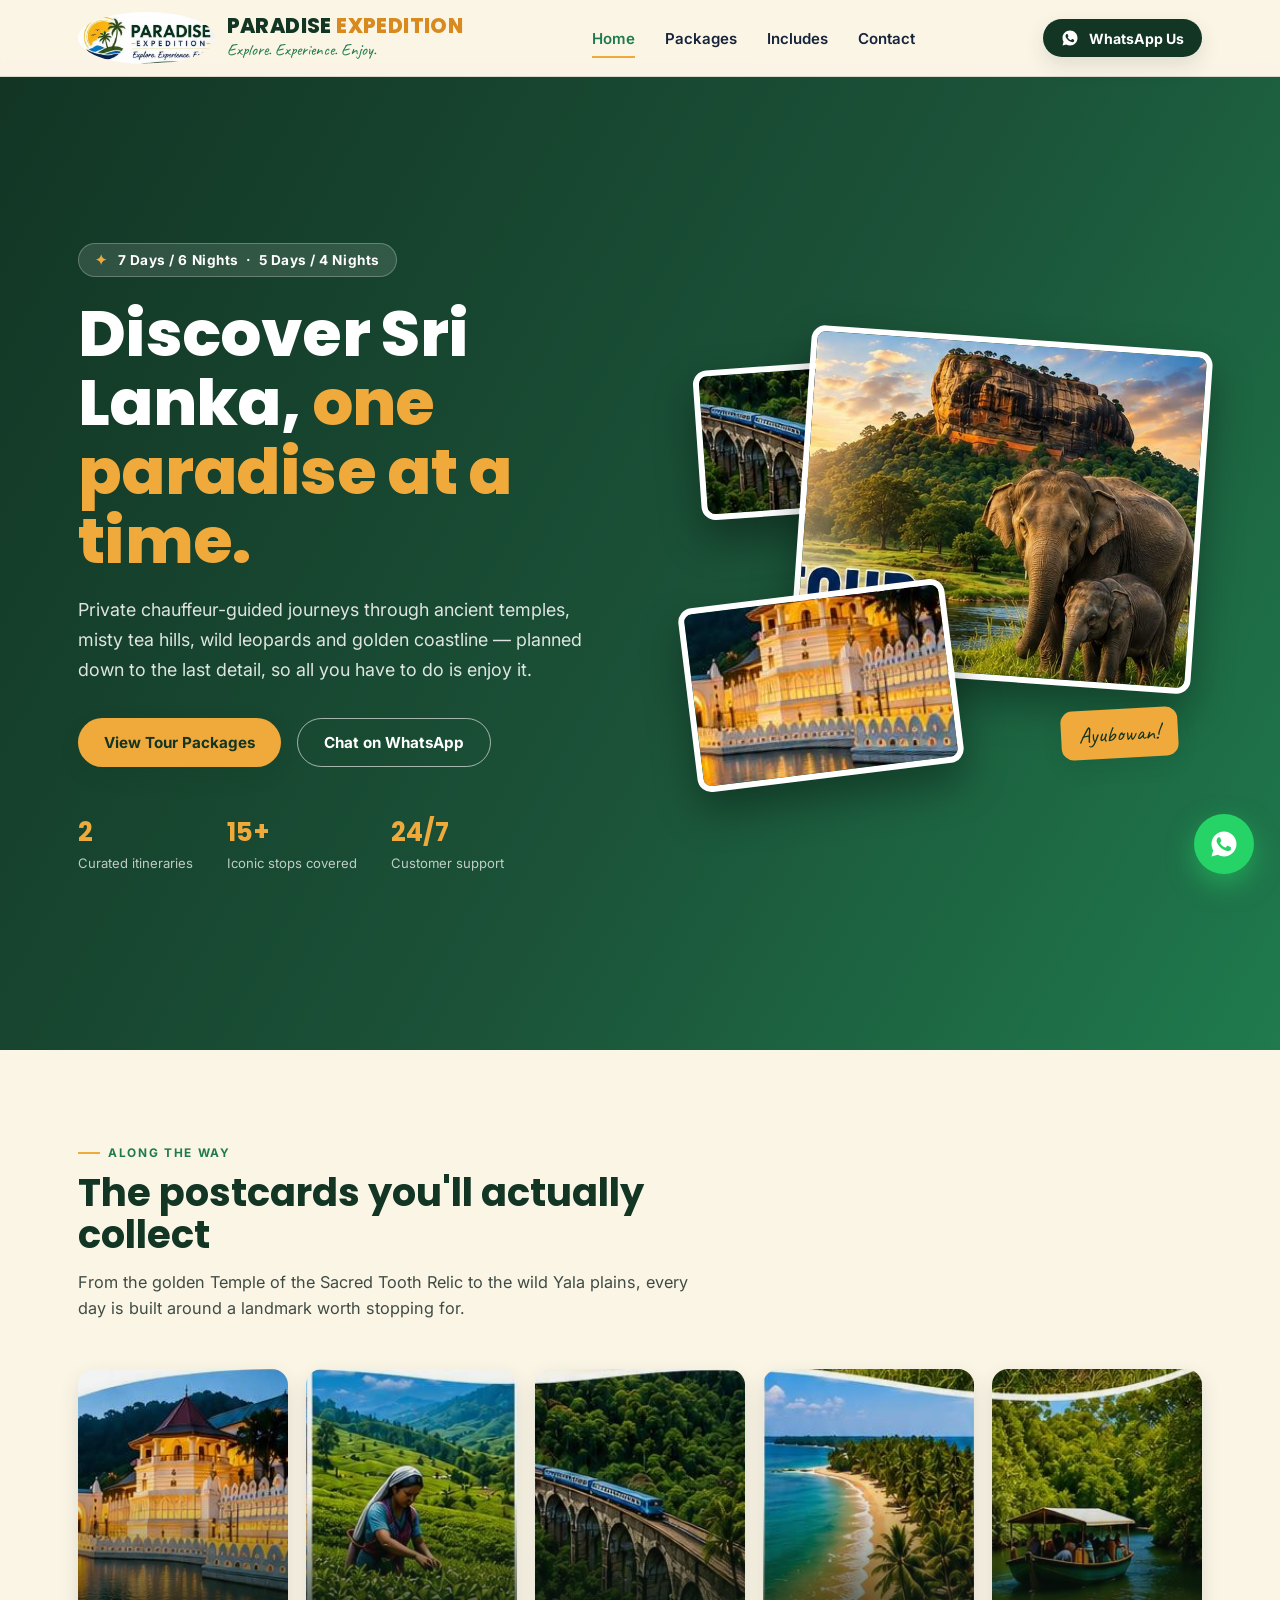
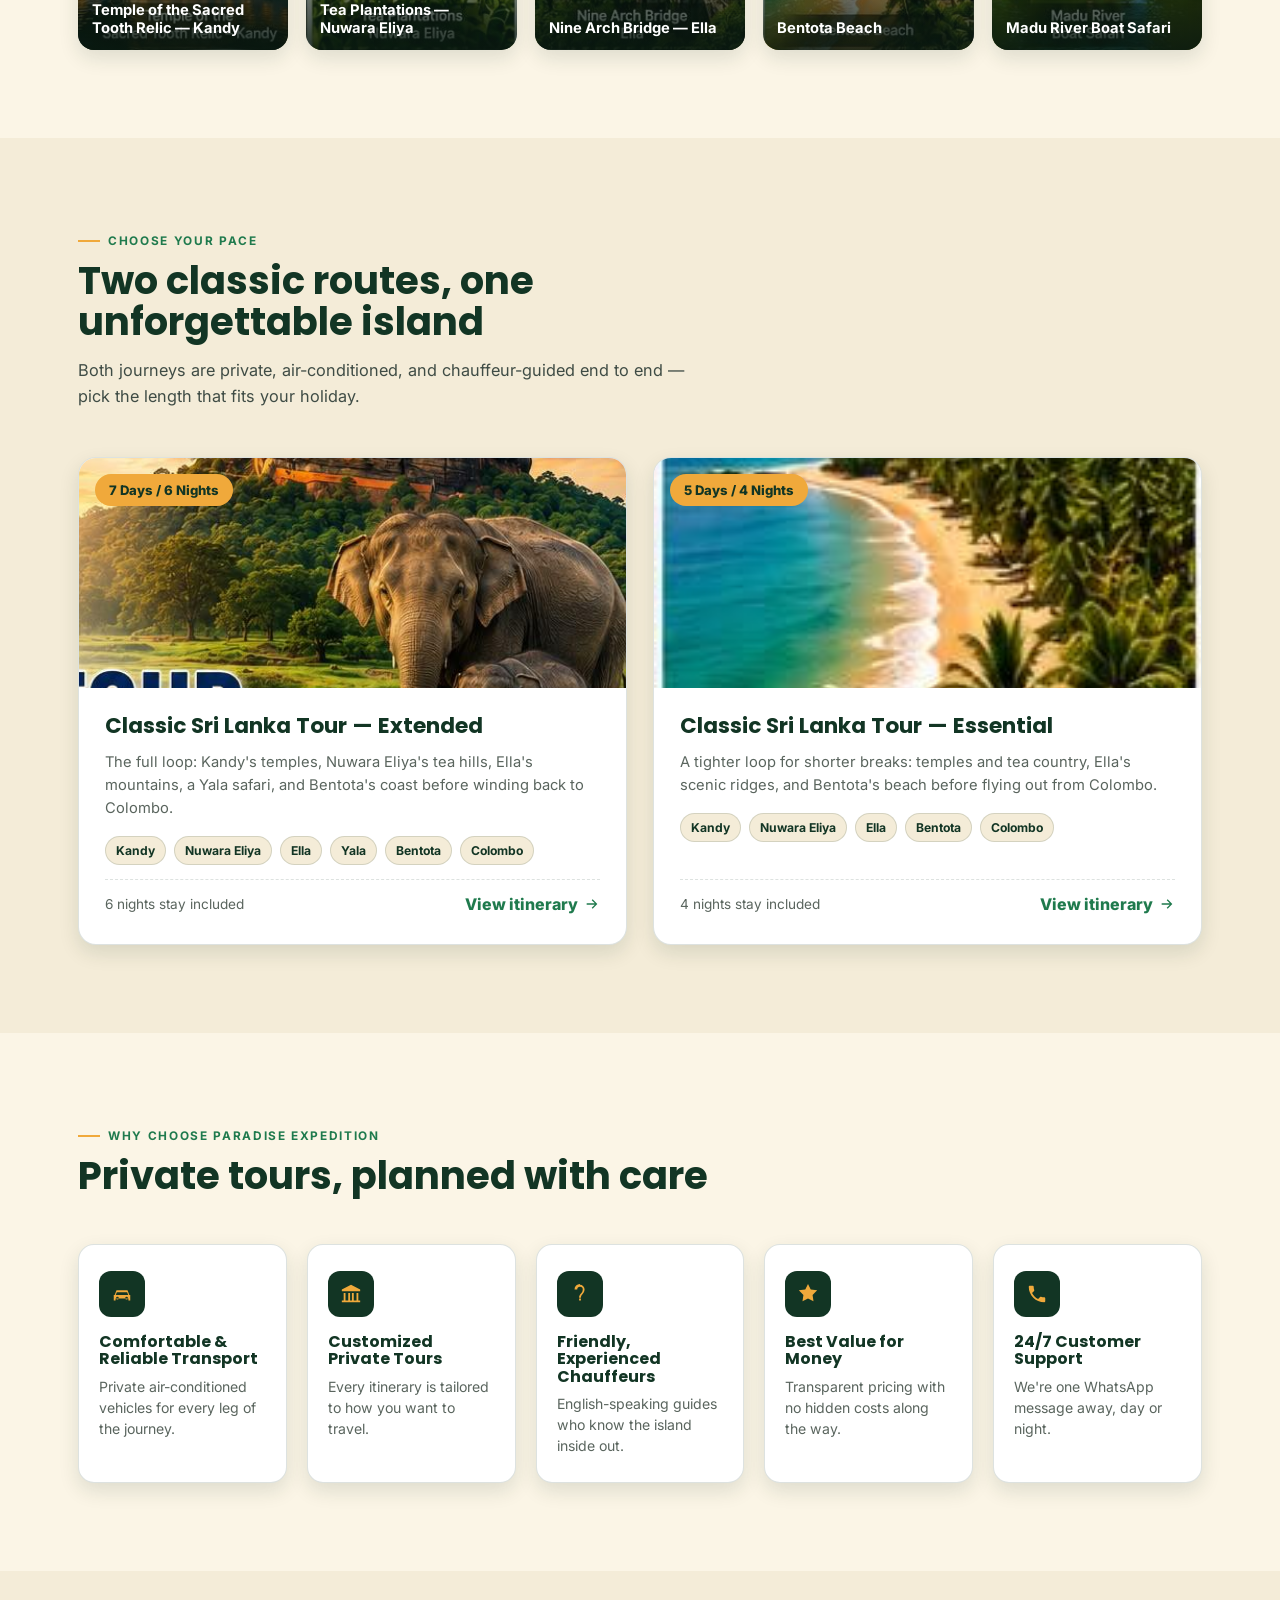
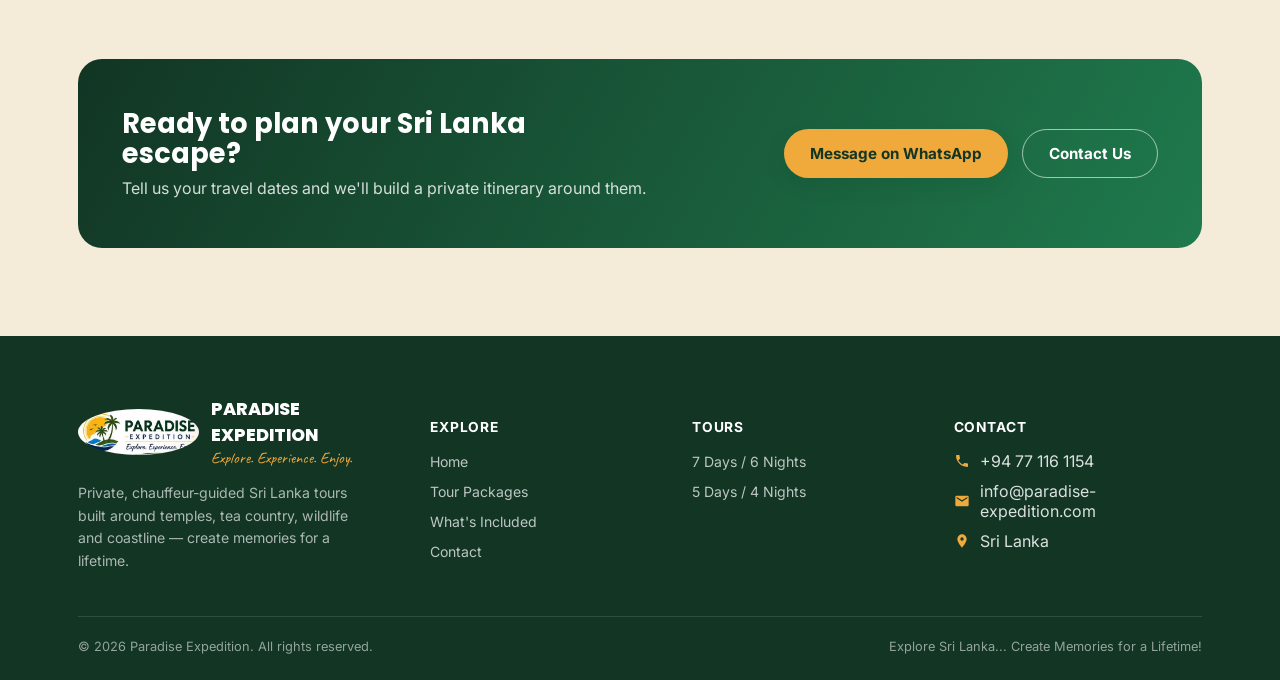
<file: index.html>
<!DOCTYPE html>
<html lang="en">
<head>
<meta charset="UTF-8">
<meta name="viewport" content="width=device-width, initial-scale=1.0">
<title>Paradise Expedition — Sri Lanka Tours</title>
<link rel="icon" href="assets/logo_raw.png">
<link rel="preconnect" href="https://fonts.googleapis.com">
<link href="https://fonts.googleapis.com/css2?family=Poppins:wght@400;600;700;800&family=Caveat:wght@600;700&family=Inter:wght@400;500;600;700&display=swap" rel="stylesheet">
<link rel="stylesheet" href="style.css">
</head>
<body>

<header class="site-header">
  <div class="header-inner">
    <a href="index.html" class="brand">
      <img src="assets/logo_raw.png" alt="Paradise Expedition logo">
      <div class="brand-text">
        <div class="name">PARADISE <span>EXPEDITION</span></div>
        <div class="tag">Explore. Experience. Enjoy.</div>
      </div>
    </a>
    <nav class="main-nav" id="mainNav">
      <ul>
        <li><a href="index.html" class="active">Home</a></li>
        <li><a href="package.html">Packages</a></li>
        <li><a href="package.html#includes">Includes</a></li>
        <li><a href="contact.html">Contact</a></li>
      </ul>
    </nav>
    <a class="header-cta" href="https://wa.me/94771161154?text=Hi%20Paradise%20Expedition%2C%20I%27d%20like%20to%20know%20more%20about%20your%20Sri%20Lanka%20tours." target="_blank" rel="noopener">
      <svg viewBox="0 0 32 32"><path d="M16.001 2.667C8.637 2.667 2.667 8.637 2.667 16c0 2.475.673 4.789 1.844 6.777L2.667 29.333l6.723-1.812A13.28 13.28 0 0 0 16.001 29.333C23.364 29.333 29.334 23.364 29.334 16S23.364 2.667 16.001 2.667zm7.617 18.86c-.324.912-1.6 1.671-2.62 1.891-.697.148-1.607.267-4.67-1.003-3.917-1.622-6.437-5.598-6.634-5.858-.19-.26-1.596-2.125-1.596-4.055 0-1.93.984-2.876 1.334-3.27.324-.365.706-.457.943-.457.237 0 .474.002.681.013.219.011.512-.083.8.611.324.78 1.1 2.703 1.196 2.9.096.198.16.427.032.687-.128.26-.192.42-.383.647-.192.226-.402.505-.575.678-.192.191-.392.398-.169.783.223.385.99 1.634 2.126 2.647 1.461 1.303 2.693 1.706 3.078 1.898.385.191.61.16.834-.096.223-.257.958-1.117 1.213-1.5.256-.385.512-.32.864-.192.353.128 2.242 1.058 2.627 1.25.385.192.64.288.734.45.096.16.096.928-.228 1.84z"/></svg>
      <span>WhatsApp Us</span>
    </a>
    <button class="nav-toggle" id="navToggle" aria-label="Toggle menu" aria-expanded="false">
      <span></span><span></span><span></span>
    </button>
  </div>
</header>

<!-- ===================== HERO ===================== -->
<section class="hero">
  <div class="wrap">
    <div class="hero-copy">
      <div class="hero-days">7 Days / 6 Nights &nbsp;·&nbsp; 5 Days / 4 Nights</div>
      <h1>Discover Sri Lanka, <em>one paradise at a time.</em></h1>
      <p class="lead">Private chauffeur-guided journeys through ancient temples, misty tea hills, wild leopards and golden coastline — planned down to the last detail, so all you have to do is enjoy it.</p>
      <div class="hero-actions">
        <a href="package.html" class="btn btn-primary">View Tour Packages</a>
        <a href="https://wa.me/94771161154" target="_blank" rel="noopener" class="btn btn-outline">Chat on WhatsApp</a>
      </div>
      <div class="hero-stats">
        <div><strong>2</strong><span>Curated itineraries</span></div>
        <div><strong>15+</strong><span>Iconic stops covered</span></div>
        <div><strong>24/7</strong><span>Customer support</span></div>
      </div>
    </div>
    <div class="postcards">
      <img class="pc1" src="assets/hero_wide.png" alt="Sigiriya Rock Fortress and elephants">
      <img class="pc2" src="assets/temple.png" alt="Temple of the Sacred Tooth Relic, Kandy">
      <img class="pc3" src="assets/bridge.png" alt="Nine Arch Bridge, Ella">
      <div class="pc-tag">Ayubowan!</div>
    </div>
  </div>
</section>

<!-- ===================== HIGHLIGHTS ===================== -->
<section>
  <div class="wrap">
    <div class="section-head">
      <span class="eyebrow">Along the way</span>
      <h2>The postcards you'll actually collect</h2>
      <p>From the golden Temple of the Sacred Tooth Relic to the wild Yala plains, every day is built around a landmark worth stopping for.</p>
    </div>
    <div class="highlight-grid">
      <div class="highlight-card"><img src="assets/temple.png" alt="Temple of the Sacred Tooth Relic, Kandy"><span>Temple of the Sacred Tooth Relic — Kandy</span></div>
      <div class="highlight-card"><img src="assets/tea.png" alt="Tea Plantations, Nuwara Eliya"><span>Tea Plantations — Nuwara Eliya</span></div>
      <div class="highlight-card"><img src="assets/bridge.png" alt="Nine Arch Bridge, Ella"><span>Nine Arch Bridge — Ella</span></div>
      <div class="highlight-card"><img src="assets/beach.png" alt="Bentota Beach"><span>Bentota Beach</span></div>
      <div class="highlight-card"><img src="assets/river.png" alt="Madu River Boat Safari"><span>Madu River Boat Safari</span></div>
    </div>
  </div>
</section>

<!-- ===================== PACKAGES PREVIEW ===================== -->
<section class="section-alt">
  <div class="wrap">
    <div class="section-head">
      <span class="eyebrow">Choose your pace</span>
      <h2>Two classic routes, one unforgettable island</h2>
      <p>Both journeys are private, air-conditioned, and chauffeur-guided end to end — pick the length that fits your holiday.</p>
    </div>
    <div class="pkg-grid">
      <div class="pkg-card">
        <div class="pkg-media">
          <img src="assets/hero_wide.png" alt="Sigiriya Rock Fortress">
          <span class="pkg-badge">7 Days / 6 Nights</span>
        </div>
        <div class="pkg-body">
          <h3>Classic Sri Lanka Tour — Extended</h3>
          <p>The full loop: Kandy's temples, Nuwara Eliya's tea hills, Ella's mountains, a Yala safari, and Bentota's coast before winding back to Colombo.</p>
          <div class="pkg-route">
            <span>Kandy</span><span>Nuwara Eliya</span><span>Ella</span><span>Yala</span><span>Bentota</span><span>Colombo</span>
          </div>
          <div class="pkg-foot">
            <span style="font-size:.85rem;color:#5a655e;">6 nights stay included</span>
            <a href="package.html#tour-7d">View itinerary
              <svg viewBox="0 0 24 24"><path fill="currentColor" d="M13 5l7 7-7 7-1.41-1.41L16.17 13H4v-2h12.17l-4.58-4.59z"/></svg>
            </a>
          </div>
        </div>
      </div>
      <div class="pkg-card">
        <div class="pkg-media">
          <img src="assets/beach.png" alt="Bentota Beach">
          <span class="pkg-badge">5 Days / 4 Nights</span>
        </div>
        <div class="pkg-body">
          <h3>Classic Sri Lanka Tour — Essential</h3>
          <p>A tighter loop for shorter breaks: temples and tea country, Ella's scenic ridges, and Bentota's beach before flying out from Colombo.</p>
          <div class="pkg-route">
            <span>Kandy</span><span>Nuwara Eliya</span><span>Ella</span><span>Bentota</span><span>Colombo</span>
          </div>
          <div class="pkg-foot">
            <span style="font-size:.85rem;color:#5a655e;">4 nights stay included</span>
            <a href="package.html#tour-5d">View itinerary
              <svg viewBox="0 0 24 24"><path fill="currentColor" d="M13 5l7 7-7 7-1.41-1.41L16.17 13H4v-2h12.17l-4.58-4.59z"/></svg>
            </a>
          </div>
        </div>
      </div>
    </div>
  </div>
</section>

<!-- ===================== WHY CHOOSE US ===================== -->
<section>
  <div class="wrap">
    <div class="section-head">
      <span class="eyebrow">Why choose Paradise Expedition</span>
      <h2>Private tours, planned with care</h2>
    </div>
    <div class="why-grid">
      <div class="why-card">
        <div class="ico"><svg viewBox="0 0 24 24"><path d="M3 13h1l2-5h12l2 5h1v6h-2v-2H5v2H3zM6.4 10l-1.2 3h13.6l-1.2-3zM7 15a1.5 1.5 0 1 0 0 3 1.5 1.5 0 0 0 0-3zm10 0a1.5 1.5 0 1 0 0 3 1.5 1.5 0 0 0 0-3z"/></svg></div>
        <h4>Comfortable &amp; Reliable Transport</h4>
        <p>Private air-conditioned vehicles for every leg of the journey.</p>
      </div>
      <div class="why-card">
        <div class="ico"><svg viewBox="0 0 24 24"><path d="M12 2 2 7v2h20V7zM4 11v8H2v2h20v-2h-2v-8h-2v8h-3v-8h-2v8h-2v-8H9v8H6v-8z"/></svg></div>
        <h4>Customized Private Tours</h4>
        <p>Every itinerary is tailored to how you want to travel.</p>
      </div>
      <div class="why-card">
        <div class="ico"><svg viewBox="0 0 24 24"><path d="M12 2a5 5 0 0 1 5 5c0 3-2 4.5-3 6-.6.9-1 1.6-1 3h-2c0-1.8.6-2.8 1.3-3.8.9-1.3 2.7-2.4 2.7-5.2a3 3 0 1 0-6 0H6a6 6 0 0 1 6-6zm-1 15h2v2h-2z"/></svg></div>
        <h4>Friendly, Experienced Chauffeurs</h4>
        <p>English-speaking guides who know the island inside out.</p>
      </div>
      <div class="why-card">
        <div class="ico"><svg viewBox="0 0 24 24"><path d="M12 1l3 6 7 1-5 5 1 7-6-3-6 3 1-7-5-5 7-1z"/></svg></div>
        <h4>Best Value for Money</h4>
        <p>Transparent pricing with no hidden costs along the way.</p>
      </div>
      <div class="why-card">
        <div class="ico"><svg viewBox="0 0 24 24"><path d="M6.6 10.8c1.4 2.8 3.8 5.2 6.6 6.6l2.2-2.2c.3-.3.7-.4 1-.2 1.1.4 2.3.6 3.6.6.6 0 1 .4 1 1V20c0 .6-.4 1-1 1C10.6 21 3 13.4 3 4c0-.6.4-1 1-1h3.4c.6 0 1 .4 1 1 0 1.3.2 2.5.6 3.6.1.4 0 .8-.2 1z"/></svg></div>
        <h4>24/7 Customer Support</h4>
        <p>We're one WhatsApp message away, day or night.</p>
      </div>
    </div>
  </div>
</section>

<!-- ===================== CTA ===================== -->
<section class="section-alt">
  <div class="wrap">
    <div class="cta-band">
      <div>
        <h3>Ready to plan your Sri Lanka escape?</h3>
        <p>Tell us your travel dates and we'll build a private itinerary around them.</p>
      </div>
      <div class="cta-actions">
        <a href="https://wa.me/94771161154?text=Hi%20Paradise%20Expedition%2C%20I%27d%20like%20to%20plan%20a%20Sri%20Lanka%20trip." target="_blank" rel="noopener" class="btn btn-primary">Message on WhatsApp</a>
        <a href="contact.html" class="btn btn-outline">Contact Us</a>
      </div>
    </div>
  </div>
</section>

<!-- ===================== FOOTER ===================== -->
<footer>
  <div class="wrap">
    <div class="footer-grid">
      <div>
        <div class="footer-brand">
          <img src="assets/logo_raw.png" alt="Paradise Expedition logo">
          <div>
            <div class="name">PARADISE EXPEDITION</div>
            <div class="tag">Explore. Experience. Enjoy.</div>
          </div>
        </div>
        <p>Private, chauffeur-guided Sri Lanka tours built around temples, tea country, wildlife and coastline — create memories for a lifetime.</p>
      </div>
      <div>
        <h5>Explore</h5>
        <ul>
          <li><a href="index.html">Home</a></li>
          <li><a href="package.html">Tour Packages</a></li>
          <li><a href="package.html#includes">What's Included</a></li>
          <li><a href="contact.html">Contact</a></li>
        </ul>
      </div>
      <div>
        <h5>Tours</h5>
        <ul>
          <li><a href="package.html#tour-7d">7 Days / 6 Nights</a></li>
          <li><a href="package.html#tour-5d">5 Days / 4 Nights</a></li>
        </ul>
      </div>
      <div>
        <h5>Contact</h5>
        <ul class="footer-contact">
          <li><svg viewBox="0 0 24 24"><path d="M20 15.5c-1.2 0-2.4-.2-3.6-.6-.3-.1-.7 0-1 .2l-2.2 2.2c-2.8-1.4-5.2-3.8-6.6-6.6l2.2-2.2c.3-.3.4-.7.2-1-.4-1.1-.6-2.3-.6-3.6 0-.6-.4-1-1-1H4c-.6 0-1 .4-1 1 0 9.4 7.6 17 17 17 .6 0 1-.4 1-1v-3.4c0-.6-.4-1-1-1z"/></svg> +94 77 116 1154</li>
          <li><svg viewBox="0 0 24 24"><path d="M20 4H4a2 2 0 0 0-2 2v12a2 2 0 0 0 2 2h16a2 2 0 0 0 2-2V6a2 2 0 0 0-2-2zm0 4-8 5-8-5V6l8 5 8-5z"/></svg> info@paradise-expedition.com</li>
          <li><svg viewBox="0 0 24 24"><path d="M12 2a7 7 0 0 0-7 7c0 5.25 7 13 7 13s7-7.75 7-13a7 7 0 0 0-7-7zm0 9.5A2.5 2.5 0 1 1 12 6.5a2.5 2.5 0 0 1 0 5z"/></svg> Sri Lanka</li>
        </ul>
      </div>
    </div>
    <div class="footer-bottom">
      <span>© 2026 Paradise Expedition. All rights reserved.</span>
      <span>Explore Sri Lanka... Create Memories for a Lifetime!</span>
    </div>
  </div>
</footer>

<a class="wa-float" href="https://wa.me/94771161154?text=Hi%20Paradise%20Expedition%2C%20I%27d%20like%20to%20know%20more%20about%20your%20Sri%20Lanka%20tours." target="_blank" rel="noopener" aria-label="Chat on WhatsApp">
  <svg viewBox="0 0 32 32"><path d="M16.001 2.667C8.637 2.667 2.667 8.637 2.667 16c0 2.475.673 4.789 1.844 6.777L2.667 29.333l6.723-1.812A13.28 13.28 0 0 0 16.001 29.333C23.364 29.333 29.334 23.364 29.334 16S23.364 2.667 16.001 2.667zm7.617 18.86c-.324.912-1.6 1.671-2.62 1.891-.697.148-1.607.267-4.67-1.003-3.917-1.622-6.437-5.598-6.634-5.858-.19-.26-1.596-2.125-1.596-4.055 0-1.93.984-2.876 1.334-3.27.324-.365.706-.457.943-.457.237 0 .474.002.681.013.219.011.512-.083.8.611.324.78 1.1 2.703 1.196 2.9.096.198.16.427.032.687-.128.26-.192.42-.383.647-.192.226-.402.505-.575.678-.192.191-.392.398-.169.783.223.385.99 1.634 2.126 2.647 1.461 1.303 2.693 1.706 3.078 1.898.385.191.61.16.834-.096.223-.257.958-1.117 1.213-1.5.256-.385.512-.32.864-.192.353.128 2.242 1.058 2.627 1.25.385.192.64.288.734.45.096.16.096.928-.228 1.84z"/></svg>
</a>

<script>
  const navToggle = document.getElementById('navToggle');
  const mainNav = document.getElementById('mainNav');
  navToggle.addEventListener('click', function(){
    const isOpen = mainNav.classList.toggle('open');
    navToggle.classList.toggle('open', isOpen);
    navToggle.setAttribute('aria-expanded', isOpen);
    document.body.classList.toggle('nav-open', isOpen);
  });
  mainNav.querySelectorAll('a').forEach(function(link){
    link.addEventListener('click', function(){
      mainNav.classList.remove('open');
      navToggle.classList.remove('open');
      navToggle.setAttribute('aria-expanded', false);
      document.body.classList.remove('nav-open');
    });
  });
  window.addEventListener('resize', function(){
    if(window.innerWidth > 860){
      mainNav.classList.remove('open');
      navToggle.classList.remove('open');
      navToggle.setAttribute('aria-expanded', false);
      document.body.classList.remove('nav-open');
    }
  });
</script>

</body>
</html>
</file>
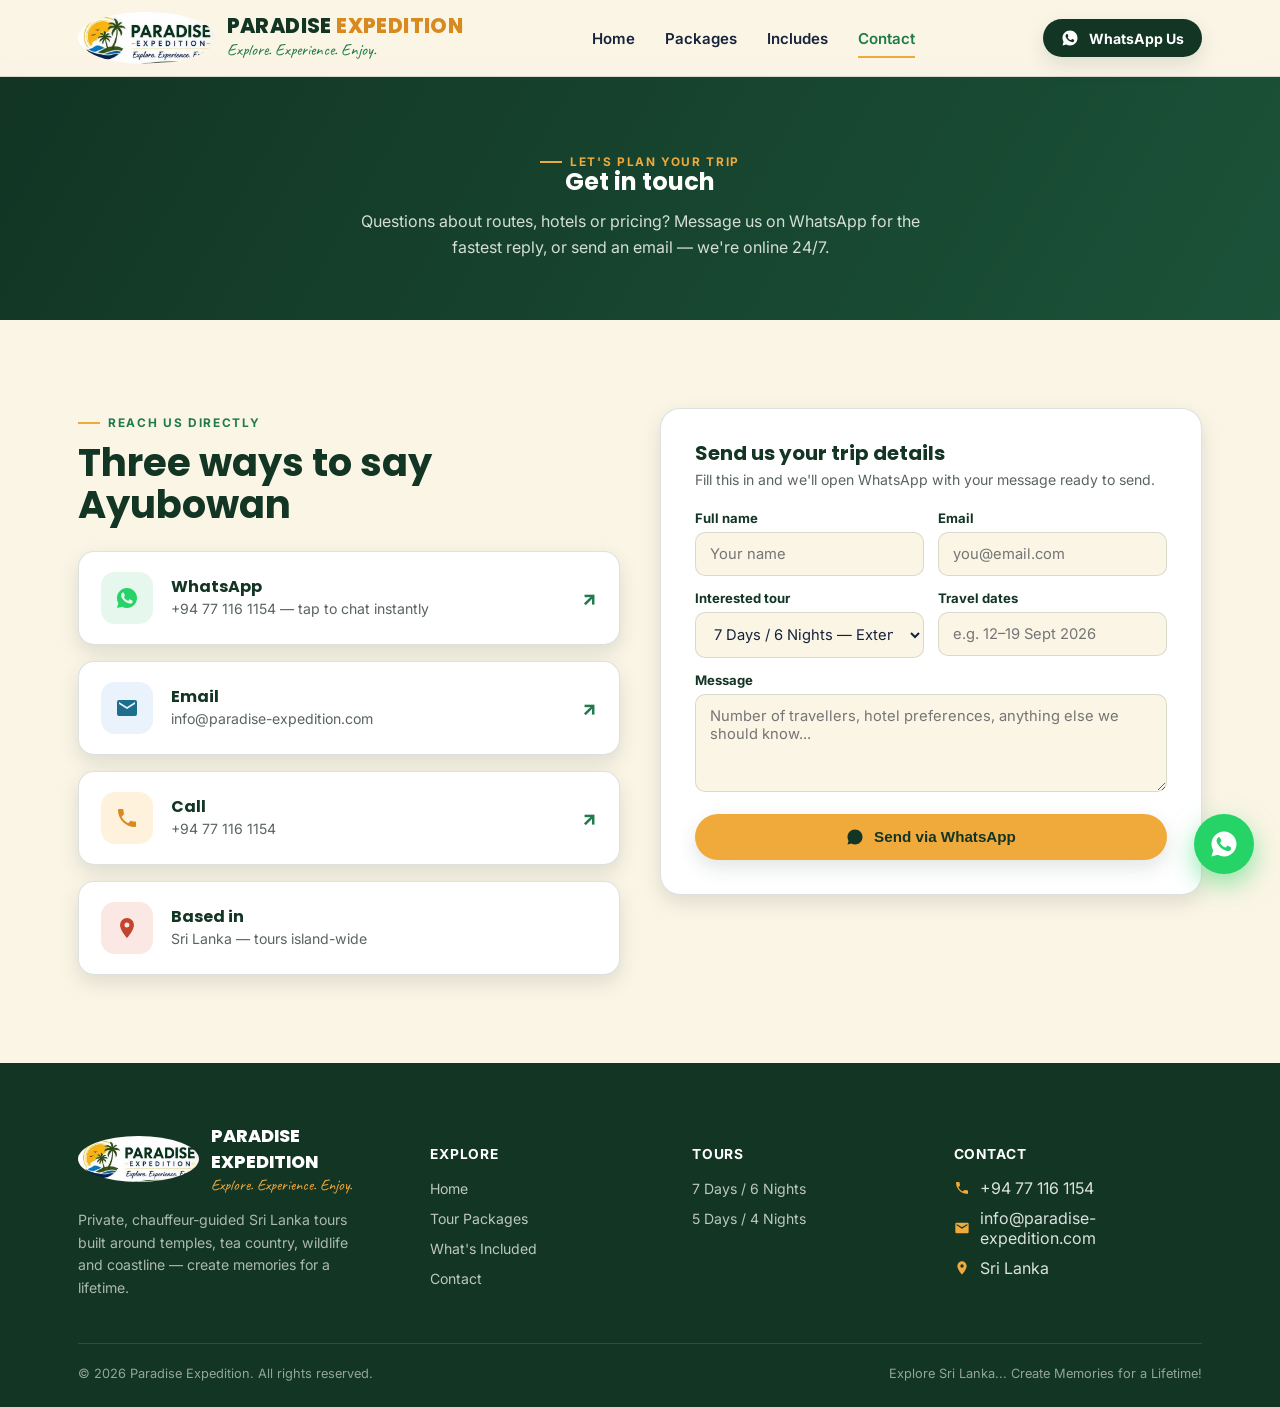
<file: contact.html>
<!DOCTYPE html>
<html lang="en">
<head>
<meta charset="UTF-8">
<meta name="viewport" content="width=device-width, initial-scale=1.0">
<title>Contact — Paradise Expedition</title>
<link rel="icon" href="assets/logo_raw.png">
<link rel="preconnect" href="https://fonts.googleapis.com">
<link href="https://fonts.googleapis.com/css2?family=Poppins:wght@400;600;700;800&family=Caveat:wght@600;700&family=Inter:wght@400;500;600;700&display=swap" rel="stylesheet">
<link rel="stylesheet" href="style.css">
</head>
<body>

<header class="site-header">
  <div class="header-inner">
    <a href="index.html" class="brand">
      <img src="assets/logo_raw.png" alt="Paradise Expedition logo">
      <div class="brand-text">
        <div class="name">PARADISE <span>EXPEDITION</span></div>
        <div class="tag">Explore. Experience. Enjoy.</div>
      </div>
    </a>
    <nav class="main-nav" id="mainNav">
      <ul>
        <li><a href="index.html">Home</a></li>
        <li><a href="package.html">Packages</a></li>
        <li><a href="package.html#includes">Includes</a></li>
        <li><a href="contact.html" class="active">Contact</a></li>
      </ul>
    </nav>
    <a class="header-cta" href="https://wa.me/94771161154?text=Hi%20Paradise%20Expedition%2C%20I%27d%20like%20to%20know%20more%20about%20your%20Sri%20Lanka%20tours." target="_blank" rel="noopener">
      <svg viewBox="0 0 32 32"><path d="M16.001 2.667C8.637 2.667 2.667 8.637 2.667 16c0 2.475.673 4.789 1.844 6.777L2.667 29.333l6.723-1.812A13.28 13.28 0 0 0 16.001 29.333C23.364 29.333 29.334 23.364 29.334 16S23.364 2.667 16.001 2.667zm7.617 18.86c-.324.912-1.6 1.671-2.62 1.891-.697.148-1.607.267-4.67-1.003-3.917-1.622-6.437-5.598-6.634-5.858-.19-.26-1.596-2.125-1.596-4.055 0-1.93.984-2.876 1.334-3.27.324-.365.706-.457.943-.457.237 0 .474.002.681.013.219.011.512-.083.8.611.324.78 1.1 2.703 1.196 2.9.096.198.16.427.032.687-.128.26-.192.42-.383.647-.192.226-.402.505-.575.678-.192.191-.392.398-.169.783.223.385.99 1.634 2.126 2.647 1.461 1.303 2.693 1.706 3.078 1.898.385.191.61.16.834-.096.223-.257.958-1.117 1.213-1.5.256-.385.512-.32.864-.192.353.128 2.242 1.058 2.627 1.25.385.192.64.288.734.45.096.16.096.928-.228 1.84z"/></svg>
      <span>WhatsApp Us</span>
    </a>
    <button class="nav-toggle" id="navToggle" aria-label="Toggle menu" aria-expanded="false">
      <span></span><span></span><span></span>
    </button>
  </div>
</header>

<!-- ===================== CONTACT HERO ===================== -->
<section class="contact-hero">
  <div class="wrap">
    <span class="eyebrow" style="color:var(--gold);justify-content:center;">Let's plan your trip</span>
    <h1>Get in touch</h1>
    <p>Questions about routes, hotels or pricing? Message us on WhatsApp for the fastest reply, or send an email — we're online 24/7.</p>
  </div>
</section>

<!-- ===================== CONTACT DETAILS + FORM ===================== -->
<section>
  <div class="wrap">
    <div class="contact-grid">

      <div>
        <div class="section-head" style="margin-bottom:26px;">
          <span class="eyebrow">Reach us directly</span>
          <h2>Three ways to say Ayubowan</h2>
        </div>

        <div class="contact-cards">
          <a class="contact-card whatsapp" href="https://wa.me/94771161154?text=Hi%20Paradise%20Expedition%2C%20I%27d%20like%20to%20know%20more%20about%20your%20Sri%20Lanka%20tours." target="_blank" rel="noopener">
            <div class="ico">
              <svg viewBox="0 0 32 32" fill="currentColor"><path d="M16.001 2.667C8.637 2.667 2.667 8.637 2.667 16c0 2.475.673 4.789 1.844 6.777L2.667 29.333l6.723-1.812A13.28 13.28 0 0 0 16.001 29.333C23.364 29.333 29.334 23.364 29.334 16S23.364 2.667 16.001 2.667zm7.617 18.86c-.324.912-1.6 1.671-2.62 1.891-.697.148-1.607.267-4.67-1.003-3.917-1.622-6.437-5.598-6.634-5.858-.19-.26-1.596-2.125-1.596-4.055 0-1.93.984-2.876 1.334-3.27.324-.365.706-.457.943-.457.237 0 .474.002.681.013.219.011.512-.083.8.611.324.78 1.1 2.703 1.196 2.9.096.198.16.427.032.687-.128.26-.192.42-.383.647-.192.226-.402.505-.575.678-.192.191-.392.398-.169.783.223.385.99 1.634 2.126 2.647 1.461 1.303 2.693 1.706 3.078 1.898.385.191.61.16.834-.096.223-.257.958-1.117 1.213-1.5.256-.385.512-.32.864-.192.353.128 2.242 1.058 2.627 1.25.385.192.64.288.734.45.096.16.096.928-.228 1.84z"/></svg>
            </div>
            <div>
              <h4>WhatsApp</h4>
              <span>+94 77 116 1154 — tap to chat instantly</span>
            </div>
            <span class="go">↗</span>
          </a>

          <a class="contact-card email" href="mailto:info@paradise-expedition.com">
            <div class="ico">
              <svg viewBox="0 0 24 24" fill="currentColor"><path d="M20 4H4a2 2 0 0 0-2 2v12a2 2 0 0 0 2 2h16a2 2 0 0 0 2-2V6a2 2 0 0 0-2-2zm0 4-8 5-8-5V6l8 5 8-5z"/></svg>
            </div>
            <div>
              <h4>Email</h4>
              <span>info@paradise-expedition.com</span>
            </div>
            <span class="go">↗</span>
          </a>

          <a class="contact-card phone" href="tel:+94771161154">
            <div class="ico">
              <svg viewBox="0 0 24 24" fill="currentColor"><path d="M20 15.5c-1.2 0-2.4-.2-3.6-.6-.3-.1-.7 0-1 .2l-2.2 2.2c-2.8-1.4-5.2-3.8-6.6-6.6l2.2-2.2c.3-.3.4-.7.2-1-.4-1.1-.6-2.3-.6-3.6 0-.6-.4-1-1-1H4c-.6 0-1 .4-1 1 0 9.4 7.6 17 17 17 .6 0 1-.4 1-1v-3.4c0-.6-.4-1-1-1z"/></svg>
            </div>
            <div>
              <h4>Call</h4>
              <span>+94 77 116 1154</span>
            </div>
            <span class="go">↗</span>
          </a>

          <div class="contact-card location">
            <div class="ico">
              <svg viewBox="0 0 24 24" fill="currentColor"><path d="M12 2a7 7 0 0 0-7 7c0 5.25 7 13 7 13s7-7.75 7-13a7 7 0 0 0-7-7zm0 9.5A2.5 2.5 0 1 1 12 6.5a2.5 2.5 0 0 1 0 5z"/></svg>
            </div>
            <div>
              <h4>Based in</h4>
              <span>Sri Lanka — tours island-wide</span>
            </div>
          </div>
        </div>
      </div>

      <form class="contact-form" onsubmit="return sendToWhatsApp(event)">
        <h3>Send us your trip details</h3>
        <p class="hint">Fill this in and we'll open WhatsApp with your message ready to send.</p>

        <div class="form-row">
          <div>
            <label for="fname">Full name</label>
            <input id="fname" type="text" placeholder="Your name" required>
          </div>
          <div>
            <label for="femail">Email</label>
            <input id="femail" type="email" placeholder="you@email.com">
          </div>
        </div>

        <div class="form-row">
          <div>
            <label for="ftour">Interested tour</label>
            <select id="ftour">
              <option>7 Days / 6 Nights — Extended</option>
              <option>5 Days / 4 Nights — Essential</option>
              <option>Not sure yet</option>
            </select>
          </div>
          <div>
            <label for="fdates">Travel dates</label>
            <input id="fdates" type="text" placeholder="e.g. 12–19 Sept 2026">
          </div>
        </div>

        <div class="field-full">
          <label for="fmsg">Message</label>
          <textarea id="fmsg" rows="4" placeholder="Number of travellers, hotel preferences, anything else we should know..."></textarea>
        </div>

        <button type="submit" class="btn btn-primary">
          <svg width="18" height="18" viewBox="0 0 32 32" fill="currentColor"><path d="M16.001 2.667C8.637 2.667 2.667 8.637 2.667 16c0 2.475.673 4.789 1.844 6.777L2.667 29.333l6.723-1.812A13.28 13.28 0 0 0 16.001 29.333C23.364 29.333 29.334 23.364 29.334 16S23.364 2.667 16.001 2.667z"/></svg>
          Send via WhatsApp
        </button>
      </form>

    </div>
  </div>
</section>

<!-- ===================== FOOTER ===================== -->
<footer>
  <div class="wrap">
    <div class="footer-grid">
      <div>
        <div class="footer-brand">
          <img src="assets/logo_raw.png" alt="Paradise Expedition logo">
          <div>
            <div class="name">PARADISE EXPEDITION</div>
            <div class="tag">Explore. Experience. Enjoy.</div>
          </div>
        </div>
        <p>Private, chauffeur-guided Sri Lanka tours built around temples, tea country, wildlife and coastline — create memories for a lifetime.</p>
      </div>
      <div>
        <h5>Explore</h5>
        <ul>
          <li><a href="index.html">Home</a></li>
          <li><a href="package.html">Tour Packages</a></li>
          <li><a href="package.html#includes">What's Included</a></li>
          <li><a href="contact.html">Contact</a></li>
        </ul>
      </div>
      <div>
        <h5>Tours</h5>
        <ul>
          <li><a href="package.html#tour-7d">7 Days / 6 Nights</a></li>
          <li><a href="package.html#tour-5d">5 Days / 4 Nights</a></li>
        </ul>
      </div>
      <div>
        <h5>Contact</h5>
        <ul class="footer-contact">
          <li><svg viewBox="0 0 24 24"><path d="M20 15.5c-1.2 0-2.4-.2-3.6-.6-.3-.1-.7 0-1 .2l-2.2 2.2c-2.8-1.4-5.2-3.8-6.6-6.6l2.2-2.2c.3-.3.4-.7.2-1-.4-1.1-.6-2.3-.6-3.6 0-.6-.4-1-1-1H4c-.6 0-1 .4-1 1 0 9.4 7.6 17 17 17 .6 0 1-.4 1-1v-3.4c0-.6-.4-1-1-1z"/></svg> +94 77 116 1154</li>
          <li><svg viewBox="0 0 24 24"><path d="M20 4H4a2 2 0 0 0-2 2v12a2 2 0 0 0 2 2h16a2 2 0 0 0 2-2V6a2 2 0 0 0-2-2zm0 4-8 5-8-5V6l8 5 8-5z"/></svg> info@paradise-expedition.com</li>
          <li><svg viewBox="0 0 24 24"><path d="M12 2a7 7 0 0 0-7 7c0 5.25 7 13 7 13s7-7.75 7-13a7 7 0 0 0-7-7zm0 9.5A2.5 2.5 0 1 1 12 6.5a2.5 2.5 0 0 1 0 5z"/></svg> Sri Lanka</li>
        </ul>
      </div>
    </div>
    <div class="footer-bottom">
      <span>© 2026 Paradise Expedition. All rights reserved.</span>
      <span>Explore Sri Lanka... Create Memories for a Lifetime!</span>
    </div>
  </div>
</footer>

<a class="wa-float" href="https://wa.me/94771161154?text=Hi%20Paradise%20Expedition%2C%20I%27d%20like%20to%20know%20more%20about%20your%20Sri%20Lanka%20tours." target="_blank" rel="noopener" aria-label="Chat on WhatsApp">
  <svg viewBox="0 0 32 32"><path d="M16.001 2.667C8.637 2.667 2.667 8.637 2.667 16c0 2.475.673 4.789 1.844 6.777L2.667 29.333l6.723-1.812A13.28 13.28 0 0 0 16.001 29.333C23.364 29.333 29.334 23.364 29.334 16S23.364 2.667 16.001 2.667zm7.617 18.86c-.324.912-1.6 1.671-2.62 1.891-.697.148-1.607.267-4.67-1.003-3.917-1.622-6.437-5.598-6.634-5.858-.19-.26-1.596-2.125-1.596-4.055 0-1.93.984-2.876 1.334-3.27.324-.365.706-.457.943-.457.237 0 .474.002.681.013.219.011.512-.083.8.611.324.78 1.1 2.703 1.196 2.9.096.198.16.427.032.687-.128.26-.192.42-.383.647-.192.226-.402.505-.575.678-.192.191-.392.398-.169.783.223.385.99 1.634 2.126 2.647 1.461 1.303 2.693 1.706 3.078 1.898.385.191.61.16.834-.096.223-.257.958-1.117 1.213-1.5.256-.385.512-.32.864-.192.353.128 2.242 1.058 2.627 1.25.385.192.64.288.734.45.096.16.096.928-.228 1.84z"/></svg>
</a>

<script>
function sendToWhatsApp(e){
  e.preventDefault();
  const name = document.getElementById('fname').value || 'there';
  const tour = document.getElementById('ftour').value;
  const dates = document.getElementById('fdates').value || 'flexible dates';
  const msg = document.getElementById('fmsg').value || '';
  let text = `Hi Paradise Expedition, my name is ${name}. I'm interested in the ${tour} tour, around ${dates}. ${msg}`;
  window.open('https://wa.me/94771161154?text=' + encodeURIComponent(text), '_blank');
  return false;
}

const navToggle = document.getElementById('navToggle');
const mainNav = document.getElementById('mainNav');
navToggle.addEventListener('click', function(){
  const isOpen = mainNav.classList.toggle('open');
  navToggle.classList.toggle('open', isOpen);
  navToggle.setAttribute('aria-expanded', isOpen);
  document.body.classList.toggle('nav-open', isOpen);
});
mainNav.querySelectorAll('a').forEach(function(link){
  link.addEventListener('click', function(){
    mainNav.classList.remove('open');
    navToggle.classList.remove('open');
    navToggle.setAttribute('aria-expanded', false);
    document.body.classList.remove('nav-open');
  });
});
window.addEventListener('resize', function(){
  if(window.innerWidth > 860){
    mainNav.classList.remove('open');
    navToggle.classList.remove('open');
    navToggle.setAttribute('aria-expanded', false);
    document.body.classList.remove('nav-open');
  }
});
</script>

</body>
</html>
</file>
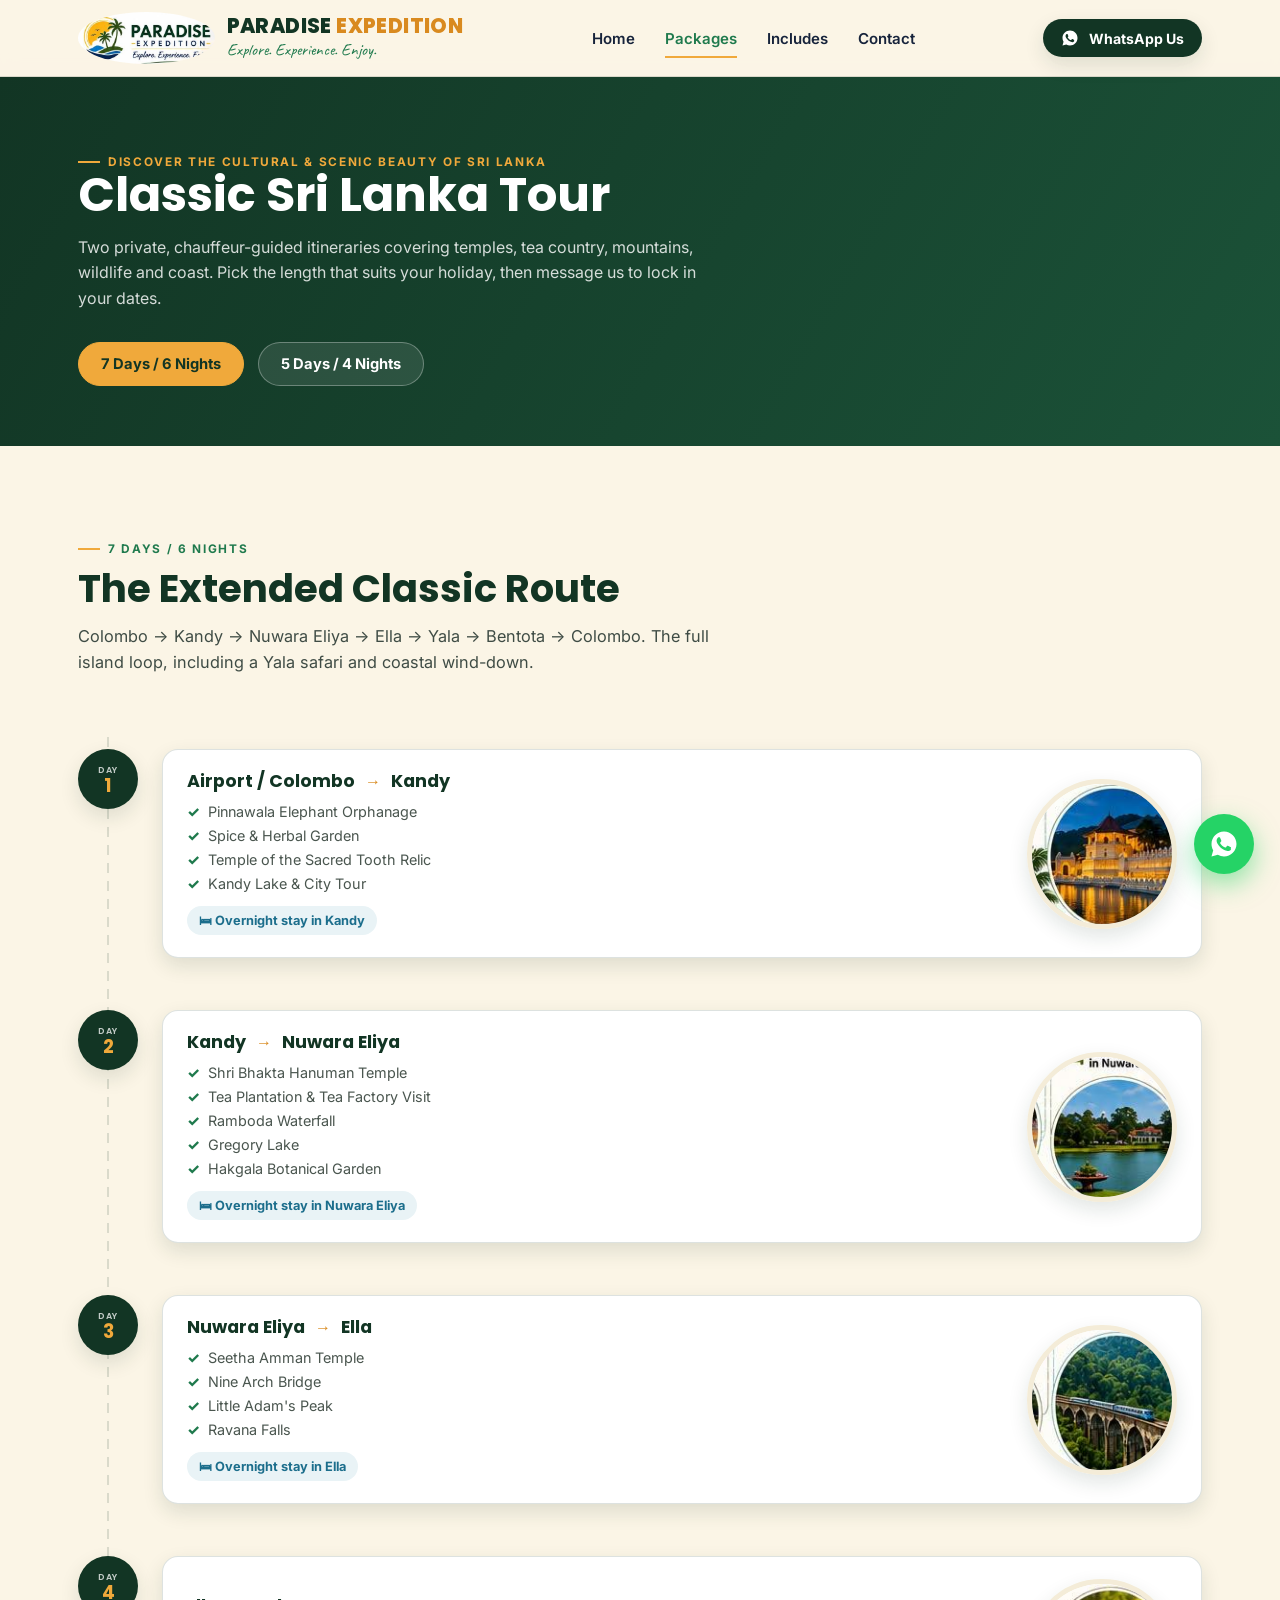
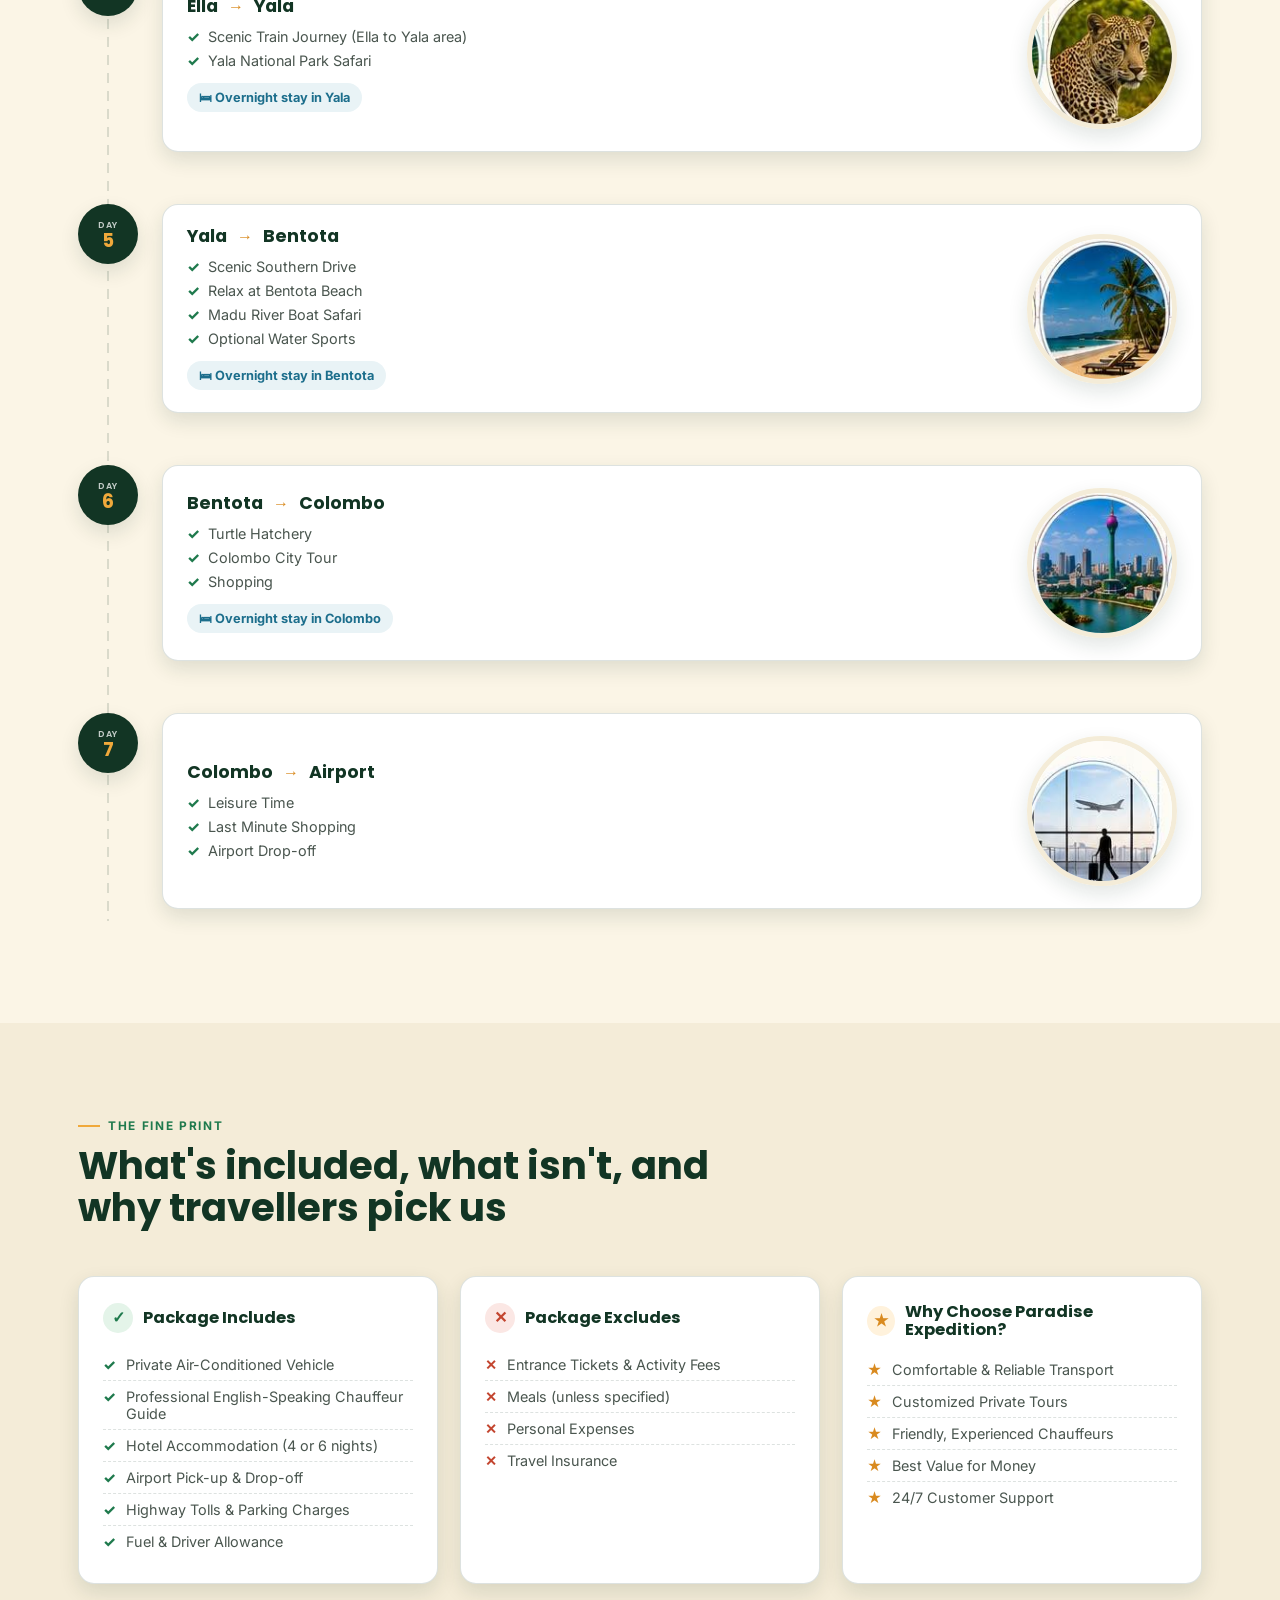
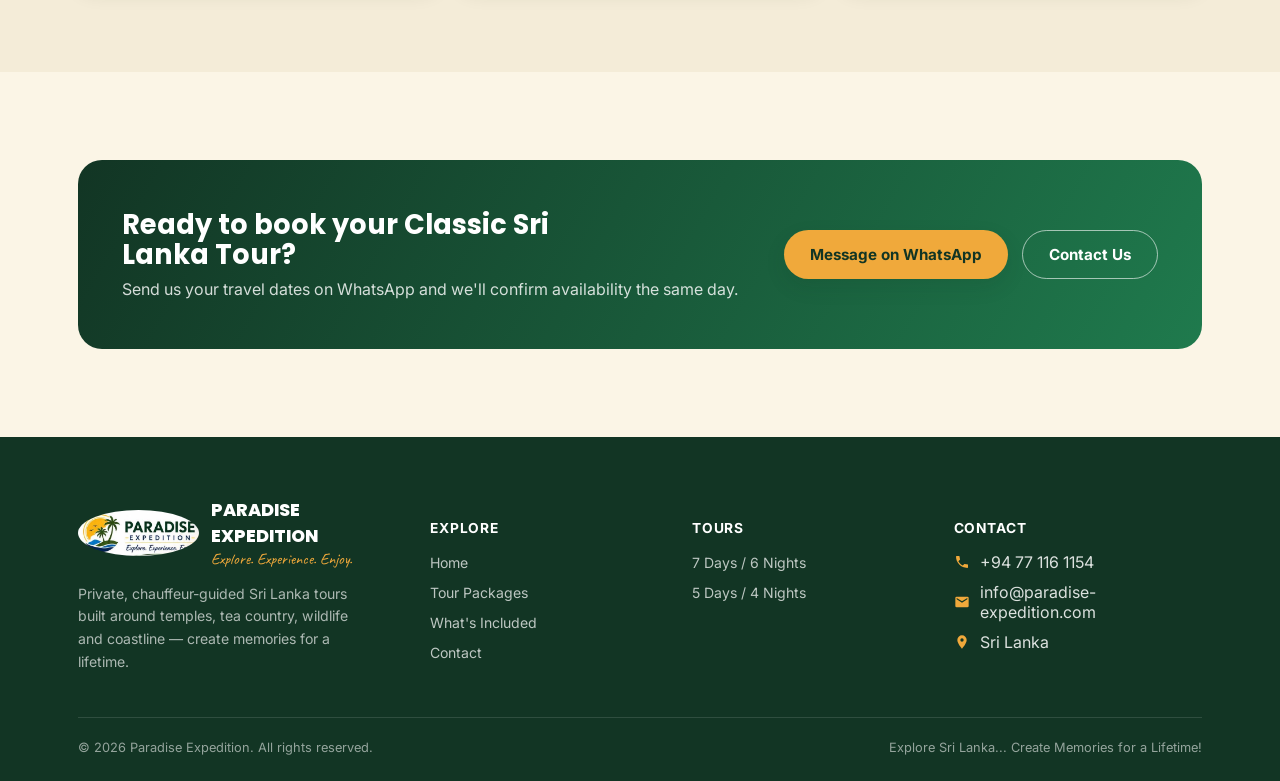
<file: package-1.html>
<!DOCTYPE html>
<html lang="en">
<head>
<meta charset="UTF-8">
<meta name="viewport" content="width=device-width, initial-scale=1.0">
<title>Tour Packages — Paradise Expedition</title>
<link rel="icon" href="assets/logo_raw.png">
<link rel="preconnect" href="https://fonts.googleapis.com">
<link href="https://fonts.googleapis.com/css2?family=Poppins:wght@400;600;700;800&family=Caveat:wght@600;700&family=Inter:wght@400;500;600;700&display=swap" rel="stylesheet">
<link rel="stylesheet" href="style.css">
</head>
<body>

<header class="site-header">
  <div class="header-inner">
    <a href="index.html" class="brand">
      <img src="assets/logo_raw.png" alt="Paradise Expedition logo">
      <div class="brand-text">
        <div class="name">PARADISE <span>EXPEDITION</span></div>
        <div class="tag">Explore. Experience. Enjoy.</div>
      </div>
    </a>
    <nav class="main-nav" id="mainNav">
      <ul>
        <li><a href="index.html">Home</a></li>
        <li><a href="package.html" class="active">Packages</a></li>
        <li><a href="package.html#includes">Includes</a></li>
        <li><a href="contact.html">Contact</a></li>
      </ul>
    </nav>
    <a class="header-cta" href="https://wa.me/94771161154?text=Hi%20Paradise%20Expedition%2C%20I%27d%20like%20to%20know%20more%20about%20your%20Sri%20Lanka%20tours." target="_blank" rel="noopener">
      <svg viewBox="0 0 32 32"><path d="M16.001 2.667C8.637 2.667 2.667 8.637 2.667 16c0 2.475.673 4.789 1.844 6.777L2.667 29.333l6.723-1.812A13.28 13.28 0 0 0 16.001 29.333C23.364 29.333 29.334 23.364 29.334 16S23.364 2.667 16.001 2.667zm7.617 18.86c-.324.912-1.6 1.671-2.62 1.891-.697.148-1.607.267-4.67-1.003-3.917-1.622-6.437-5.598-6.634-5.858-.19-.26-1.596-2.125-1.596-4.055 0-1.93.984-2.876 1.334-3.27.324-.365.706-.457.943-.457.237 0 .474.002.681.013.219.011.512-.083.8.611.324.78 1.1 2.703 1.196 2.9.096.198.16.427.032.687-.128.26-.192.42-.383.647-.192.226-.402.505-.575.678-.192.191-.392.398-.169.783.223.385.99 1.634 2.126 2.647 1.461 1.303 2.693 1.706 3.078 1.898.385.191.61.16.834-.096.223-.257.958-1.117 1.213-1.5.256-.385.512-.32.864-.192.353.128 2.242 1.058 2.627 1.25.385.192.64.288.734.45.096.16.096.928-.228 1.84z"/></svg>
      <span>WhatsApp Us</span>
    </a>
    <button class="nav-toggle" id="navToggle" aria-label="Toggle menu" aria-expanded="false">
      <span></span><span></span><span></span>
    </button>
  </div>
</header>

<!-- ===================== TOUR HERO ===================== -->
<section class="tour-hero">
  <div class="wrap">
    <span class="eyebrow" style="color:var(--gold);">Discover the Cultural &amp; Scenic Beauty of Sri Lanka</span>
    <h1>Classic Sri Lanka Tour</h1>
    <p>Two private, chauffeur-guided itineraries covering temples, tea country, mountains, wildlife and coast. Pick the length that suits your holiday, then message us to lock in your dates.</p>
    <div class="tour-switch">
      <button id="btn-7d" class="active" onclick="showTour('7d')">7 Days / 6 Nights</button>
      <button id="btn-5d" onclick="showTour('5d')">5 Days / 4 Nights</button>
    </div>
  </div>
</section>

<!-- ===================== 7 DAY ITINERARY ===================== -->
<section id="tour-7d">
  <div class="wrap">

    <div id="plan-7d" class="tour-plan active">
      <div class="section-head">
        <span class="eyebrow">7 Days / 6 Nights</span>
        <h2>The Extended Classic Route</h2>
        <p>Colombo → Kandy → Nuwara Eliya → Ella → Yala → Bentota → Colombo. The full island loop, including a Yala safari and coastal wind-down.</p>
      </div>

      <div class="timeline">
        <div class="day-row">
          <div class="day-num"><small>DAY</small><strong>1</strong></div>
          <div class="day-card">
            <div>
              <h3>Airport / Colombo <span class="arrow">→</span> Kandy</h3>
              <ul>
                <li>Pinnawala Elephant Orphanage</li>
                <li>Spice &amp; Herbal Garden</li>
                <li>Temple of the Sacred Tooth Relic</li>
                <li>Kandy Lake &amp; City Tour</li>
              </ul>
              <div class="day-stay">🛏 Overnight stay in Kandy</div>
            </div>
            <div class="day-photo"><img src="assets/d1_kandy.png" alt="Temple of the Sacred Tooth Relic"></div>
          </div>
        </div>

        <div class="day-row">
          <div class="day-num"><small>DAY</small><strong>2</strong></div>
          <div class="day-card">
            <div>
              <h3>Kandy <span class="arrow">→</span> Nuwara Eliya</h3>
              <ul>
                <li>Shri Bhakta Hanuman Temple</li>
                <li>Tea Plantation &amp; Tea Factory Visit</li>
                <li>Ramboda Waterfall</li>
                <li>Gregory Lake</li>
                <li>Hakgala Botanical Garden</li>
              </ul>
              <div class="day-stay">🛏 Overnight stay in Nuwara Eliya</div>
            </div>
            <div class="day-photo"><img src="assets/d2_lake.png" alt="Gregory Lake, Nuwara Eliya"></div>
          </div>
        </div>

        <div class="day-row">
          <div class="day-num"><small>DAY</small><strong>3</strong></div>
          <div class="day-card">
            <div>
              <h3>Nuwara Eliya <span class="arrow">→</span> Ella</h3>
              <ul>
                <li>Seetha Amman Temple</li>
                <li>Nine Arch Bridge</li>
                <li>Little Adam's Peak</li>
                <li>Ravana Falls</li>
              </ul>
              <div class="day-stay">🛏 Overnight stay in Ella</div>
            </div>
            <div class="day-photo"><img src="assets/d3_bridge.png" alt="Nine Arch Bridge, Ella"></div>
          </div>
        </div>

        <div class="day-row">
          <div class="day-num"><small>DAY</small><strong>4</strong></div>
          <div class="day-card">
            <div>
              <h3>Ella <span class="arrow">→</span> Yala</h3>
              <ul>
                <li>Scenic Train Journey (Ella to Yala area)</li>
                <li>Yala National Park Safari</li>
              </ul>
              <div class="day-stay">🛏 Overnight stay in Yala</div>
            </div>
            <div class="day-photo"><img src="assets/d4_leopard.png" alt="Leopard, Yala National Park"></div>
          </div>
        </div>

        <div class="day-row">
          <div class="day-num"><small>DAY</small><strong>5</strong></div>
          <div class="day-card">
            <div>
              <h3>Yala <span class="arrow">→</span> Bentota</h3>
              <ul>
                <li>Scenic Southern Drive</li>
                <li>Relax at Bentota Beach</li>
                <li>Madu River Boat Safari</li>
                <li>Optional Water Sports</li>
              </ul>
              <div class="day-stay">🛏 Overnight stay in Bentota</div>
            </div>
            <div class="day-photo"><img src="assets/d5_beach.png" alt="Bentota Beach"></div>
          </div>
        </div>

        <div class="day-row">
          <div class="day-num"><small>DAY</small><strong>6</strong></div>
          <div class="day-card">
            <div>
              <h3>Bentota <span class="arrow">→</span> Colombo</h3>
              <ul>
                <li>Turtle Hatchery</li>
                <li>Colombo City Tour</li>
                <li>Shopping</li>
              </ul>
              <div class="day-stay">🛏 Overnight stay in Colombo</div>
            </div>
            <div class="day-photo"><img src="assets/d6_colombo.png" alt="Colombo skyline"></div>
          </div>
        </div>

        <div class="day-row">
          <div class="day-num"><small>DAY</small><strong>7</strong></div>
          <div class="day-card">
            <div>
              <h3>Colombo <span class="arrow">→</span> Airport</h3>
              <ul>
                <li>Leisure Time</li>
                <li>Last Minute Shopping</li>
                <li>Airport Drop-off</li>
              </ul>
            </div>
            <div class="day-photo"><img src="assets/d7_airport.png" alt="Airport departure"></div>
          </div>
        </div>
      </div>
    </div>

    <!-- ===================== 5 DAY ITINERARY ===================== -->
    <div id="plan-5d" class="tour-plan">
      <div class="section-head">
        <span class="eyebrow">5 Days / 4 Nights</span>
        <h2>The Essential Classic Route</h2>
        <p>Colombo → Kandy → Nuwara Eliya → Ella → Bentota → Colombo. A shorter loop through the cultural highlands and coast, perfect for a quick escape.</p>
      </div>

      <div class="timeline">
        <div class="day-row">
          <div class="day-num"><small>DAY</small><strong>1</strong></div>
          <div class="day-card">
            <div>
              <h3>Airport / Colombo <span class="arrow">→</span> Kandy</h3>
              <ul>
                <li>Pinnawala Elephant Orphanage</li>
                <li>Spice &amp; Herbal Garden</li>
                <li>Temple of the Sacred Tooth Relic</li>
                <li>Kandy Lake &amp; City Tour</li>
              </ul>
              <div class="day-stay">🛏 Overnight stay in Kandy</div>
            </div>
            <div class="day-photo"><img src="assets/d1_kandy.png" alt="Temple of the Sacred Tooth Relic"></div>
          </div>
        </div>

        <div class="day-row">
          <div class="day-num"><small>DAY</small><strong>2</strong></div>
          <div class="day-card">
            <div>
              <h3>Kandy <span class="arrow">→</span> Nuwara Eliya</h3>
              <ul>
                <li>Shri Bhakta Hanuman Temple</li>
                <li>Tea Plantation &amp; Tea Factory Visit</li>
                <li>Ramboda Waterfall</li>
                <li>Gregory Lake</li>
                <li>Hakgala Botanical Garden</li>
              </ul>
              <div class="day-stay">🛏 Overnight stay in Nuwara Eliya</div>
            </div>
            <div class="day-photo"><img src="assets/d2_lake.png" alt="Gregory Lake, Nuwara Eliya"></div>
          </div>
        </div>

        <div class="day-row">
          <div class="day-num"><small>DAY</small><strong>3</strong></div>
          <div class="day-card">
            <div>
              <h3>Nuwara Eliya <span class="arrow">→</span> Ella</h3>
              <ul>
                <li>Seetha Amman Temple</li>
                <li>Nine Arch Bridge</li>
                <li>Little Adam's Peak</li>
                <li>Ravana Falls</li>
              </ul>
              <div class="day-stay">🛏 Overnight stay in Ella</div>
            </div>
            <div class="day-photo"><img src="assets/d3_bridge.png" alt="Nine Arch Bridge, Ella"></div>
          </div>
        </div>

        <div class="day-row">
          <div class="day-num"><small>DAY</small><strong>4</strong></div>
          <div class="day-card">
            <div>
              <h3>Ella <span class="arrow">→</span> Bentota</h3>
              <ul>
                <li>Scenic Southern Drive</li>
                <li>Relax at Bentota Beach</li>
                <li>Madu River Boat Safari</li>
                <li>Optional Water Sports</li>
              </ul>
              <div class="day-stay">🛏 Overnight stay in Bentota</div>
            </div>
            <div class="day-photo"><img src="assets/d5_beach.png" alt="Bentota Beach"></div>
          </div>
        </div>

        <div class="day-row">
          <div class="day-num"><small>DAY</small><strong>5</strong></div>
          <div class="day-card">
            <div>
              <h3>Bentota <span class="arrow">→</span> Colombo <span class="arrow">→</span> Airport</h3>
              <ul>
                <li>Turtle Hatchery</li>
                <li>Colombo City Tour</li>
                <li>Shopping</li>
                <li>Airport Drop-off</li>
              </ul>
            </div>
            <div class="day-photo"><img src="assets/d6_colombo.png" alt="Colombo skyline"></div>
          </div>
        </div>
      </div>
    </div>

  </div>
</section>

<!-- ===================== INCLUDES / EXCLUDES / WHY ===================== -->
<section id="includes" class="section-alt">
  <div class="wrap">
    <div class="section-head">
      <span class="eyebrow">The fine print</span>
      <h2>What's included, what isn't, and why travellers pick us</h2>
    </div>
    <div class="grid-3">
      <div class="panel include">
        <h4><span class="dot">✓</span>Package Includes</h4>
        <ul>
          <li>Private Air-Conditioned Vehicle</li>
          <li>Professional English-Speaking Chauffeur Guide</li>
          <li>Hotel Accommodation (4 or 6 nights)</li>
          <li>Airport Pick-up &amp; Drop-off</li>
          <li>Highway Tolls &amp; Parking Charges</li>
          <li>Fuel &amp; Driver Allowance</li>
        </ul>
      </div>
      <div class="panel exclude">
        <h4><span class="dot">✕</span>Package Excludes</h4>
        <ul>
          <li>Entrance Tickets &amp; Activity Fees</li>
          <li>Meals (unless specified)</li>
          <li>Personal Expenses</li>
          <li>Travel Insurance</li>
        </ul>
      </div>
      <div class="panel why">
        <h4><span class="dot">★</span>Why Choose Paradise Expedition?</h4>
        <ul>
          <li>Comfortable &amp; Reliable Transport</li>
          <li>Customized Private Tours</li>
          <li>Friendly, Experienced Chauffeurs</li>
          <li>Best Value for Money</li>
          <li>24/7 Customer Support</li>
        </ul>
      </div>
    </div>
  </div>
</section>

<!-- ===================== CTA ===================== -->
<section>
  <div class="wrap">
    <div class="cta-band">
      <div>
        <h3>Ready to book your Classic Sri Lanka Tour?</h3>
        <p>Send us your travel dates on WhatsApp and we'll confirm availability the same day.</p>
      </div>
      <div class="cta-actions">
        <a href="https://wa.me/94771161154?text=Hi%20Paradise%20Expedition%2C%20I%27d%20like%20to%20book%20the%20Classic%20Sri%20Lanka%20Tour." target="_blank" rel="noopener" class="btn btn-primary">Message on WhatsApp</a>
        <a href="contact.html" class="btn btn-outline">Contact Us</a>
      </div>
    </div>
  </div>
</section>

<!-- ===================== FOOTER ===================== -->
<footer>
  <div class="wrap">
    <div class="footer-grid">
      <div>
        <div class="footer-brand">
          <img src="assets/logo_raw.png" alt="Paradise Expedition logo">
          <div>
            <div class="name">PARADISE EXPEDITION</div>
            <div class="tag">Explore. Experience. Enjoy.</div>
          </div>
        </div>
        <p>Private, chauffeur-guided Sri Lanka tours built around temples, tea country, wildlife and coastline — create memories for a lifetime.</p>
      </div>
      <div>
        <h5>Explore</h5>
        <ul>
          <li><a href="index.html">Home</a></li>
          <li><a href="package.html">Tour Packages</a></li>
          <li><a href="package.html#includes">What's Included</a></li>
          <li><a href="contact.html">Contact</a></li>
        </ul>
      </div>
      <div>
        <h5>Tours</h5>
        <ul>
          <li><a href="#" onclick="showTour('7d');window.scrollTo({top:0,behavior:'smooth'});return false;">7 Days / 6 Nights</a></li>
          <li><a href="#" onclick="showTour('5d');window.scrollTo({top:0,behavior:'smooth'});return false;">5 Days / 4 Nights</a></li>
        </ul>
      </div>
      <div>
        <h5>Contact</h5>
        <ul class="footer-contact">
          <li><svg viewBox="0 0 24 24"><path d="M20 15.5c-1.2 0-2.4-.2-3.6-.6-.3-.1-.7 0-1 .2l-2.2 2.2c-2.8-1.4-5.2-3.8-6.6-6.6l2.2-2.2c.3-.3.4-.7.2-1-.4-1.1-.6-2.3-.6-3.6 0-.6-.4-1-1-1H4c-.6 0-1 .4-1 1 0 9.4 7.6 17 17 17 .6 0 1-.4 1-1v-3.4c0-.6-.4-1-1-1z"/></svg> +94 77 116 1154</li>
          <li><svg viewBox="0 0 24 24"><path d="M20 4H4a2 2 0 0 0-2 2v12a2 2 0 0 0 2 2h16a2 2 0 0 0 2-2V6a2 2 0 0 0-2-2zm0 4-8 5-8-5V6l8 5 8-5z"/></svg> info@paradise-expedition.com</li>
          <li><svg viewBox="0 0 24 24"><path d="M12 2a7 7 0 0 0-7 7c0 5.25 7 13 7 13s7-7.75 7-13a7 7 0 0 0-7-7zm0 9.5A2.5 2.5 0 1 1 12 6.5a2.5 2.5 0 0 1 0 5z"/></svg> Sri Lanka</li>
        </ul>
      </div>
    </div>
    <div class="footer-bottom">
      <span>© 2026 Paradise Expedition. All rights reserved.</span>
      <span>Explore Sri Lanka... Create Memories for a Lifetime!</span>
    </div>
  </div>
</footer>

<a class="wa-float" href="https://wa.me/94771161154?text=Hi%20Paradise%20Expedition%2C%20I%27d%20like%20to%20know%20more%20about%20your%20Sri%20Lanka%20tours." target="_blank" rel="noopener" aria-label="Chat on WhatsApp">
  <svg viewBox="0 0 32 32"><path d="M16.001 2.667C8.637 2.667 2.667 8.637 2.667 16c0 2.475.673 4.789 1.844 6.777L2.667 29.333l6.723-1.812A13.28 13.28 0 0 0 16.001 29.333C23.364 29.333 29.334 23.364 29.334 16S23.364 2.667 16.001 2.667zm7.617 18.86c-.324.912-1.6 1.671-2.62 1.891-.697.148-1.607.267-4.67-1.003-3.917-1.622-6.437-5.598-6.634-5.858-.19-.26-1.596-2.125-1.596-4.055 0-1.93.984-2.876 1.334-3.27.324-.365.706-.457.943-.457.237 0 .474.002.681.013.219.011.512-.083.8.611.324.78 1.1 2.703 1.196 2.9.096.198.16.427.032.687-.128.26-.192.42-.383.647-.192.226-.402.505-.575.678-.192.191-.392.398-.169.783.223.385.99 1.634 2.126 2.647 1.461 1.303 2.693 1.706 3.078 1.898.385.191.61.16.834-.096.223-.257.958-1.117 1.213-1.5.256-.385.512-.32.864-.192.353.128 2.242 1.058 2.627 1.25.385.192.64.288.734.45.096.16.096.928-.228 1.84z"/></svg>
</a>

<script>
function showTour(which){
  document.getElementById('plan-7d').classList.toggle('active', which==='7d');
  document.getElementById('plan-5d').classList.toggle('active', which==='5d');
  document.getElementById('btn-7d').classList.toggle('active', which==='7d');
  document.getElementById('btn-5d').classList.toggle('active', which==='5d');
}
// open correct tab if URL has a hash on load
window.addEventListener('DOMContentLoaded', function(){
  if(window.location.hash === '#tour-5d'){ showTour('5d'); }
});

const navToggle = document.getElementById('navToggle');
const mainNav = document.getElementById('mainNav');
navToggle.addEventListener('click', function(){
  const isOpen = mainNav.classList.toggle('open');
  navToggle.classList.toggle('open', isOpen);
  navToggle.setAttribute('aria-expanded', isOpen);
  document.body.classList.toggle('nav-open', isOpen);
});
mainNav.querySelectorAll('a').forEach(function(link){
  link.addEventListener('click', function(){
    mainNav.classList.remove('open');
    navToggle.classList.remove('open');
    navToggle.setAttribute('aria-expanded', false);
    document.body.classList.remove('nav-open');
  });
});
window.addEventListener('resize', function(){
  if(window.innerWidth > 860){
    mainNav.classList.remove('open');
    navToggle.classList.remove('open');
    navToggle.setAttribute('aria-expanded', false);
    document.body.classList.remove('nav-open');
  }
});
</script>

</body>
</html>
</file>
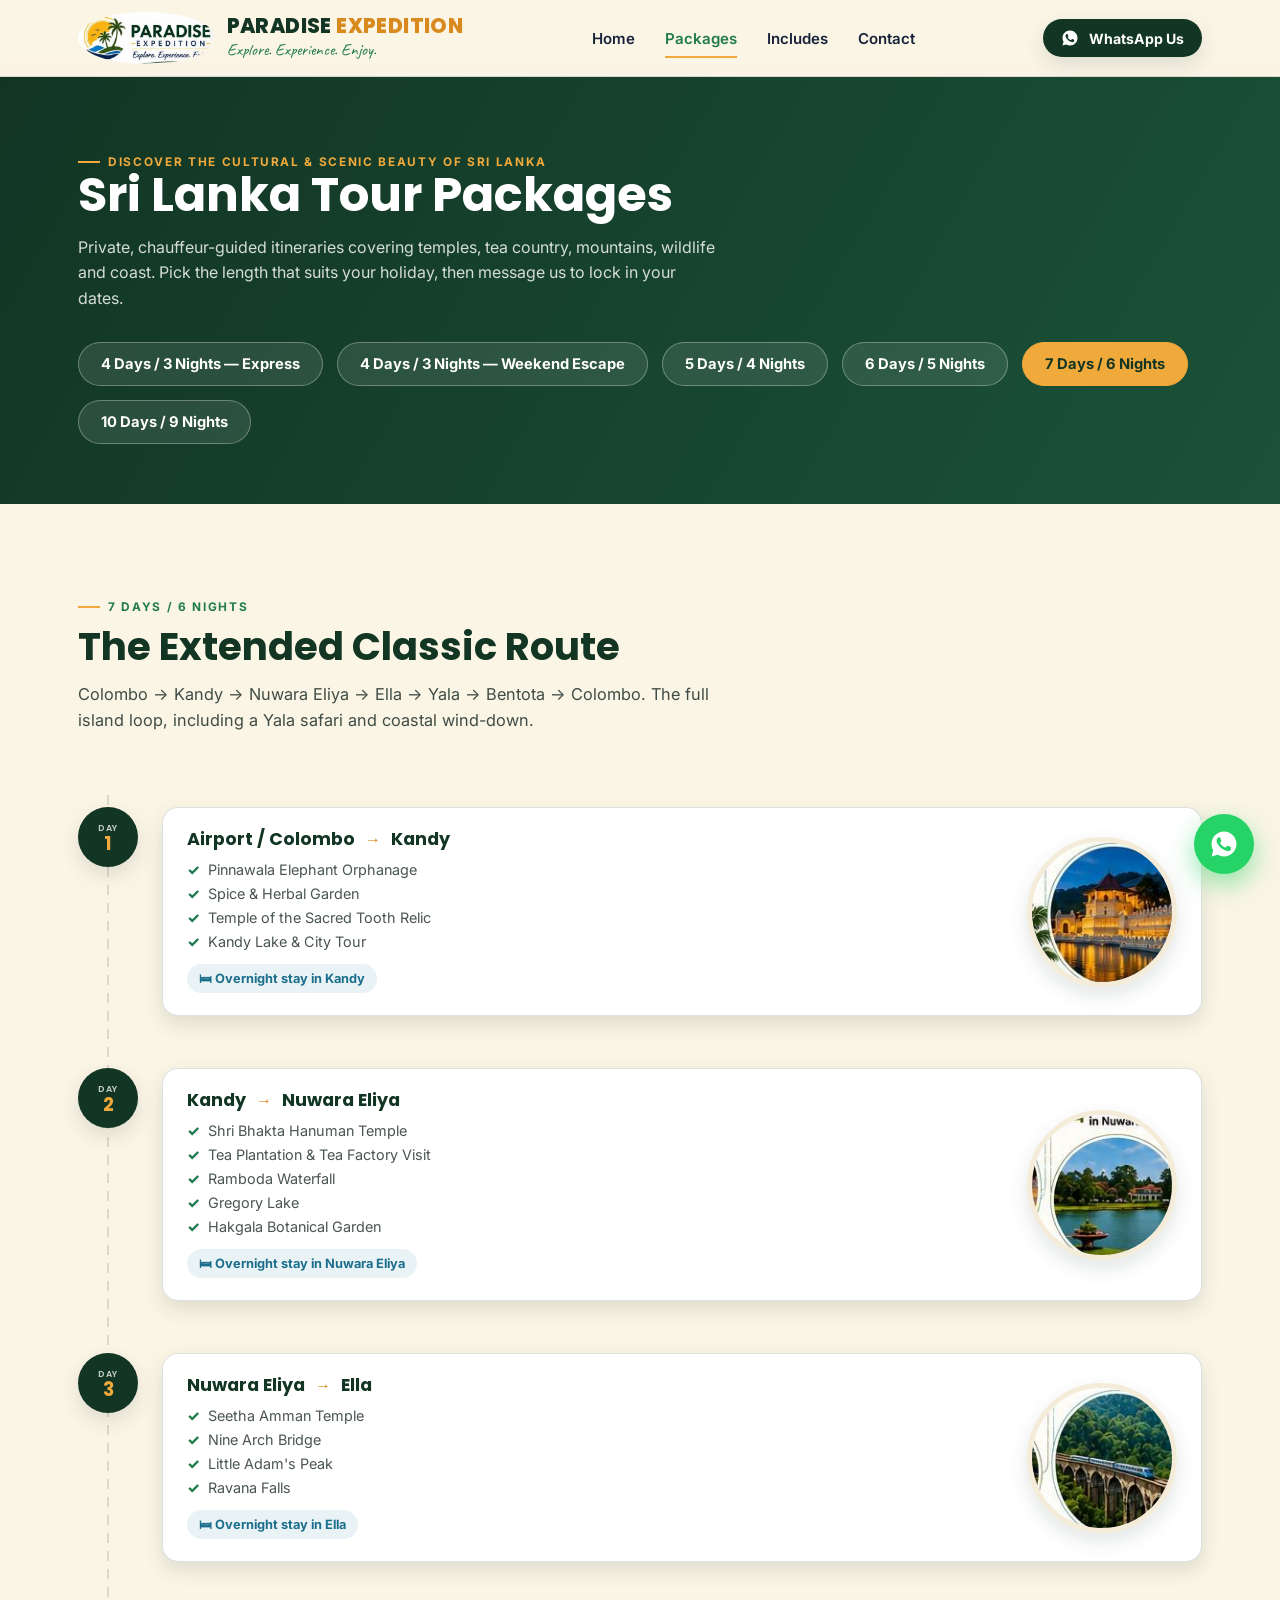
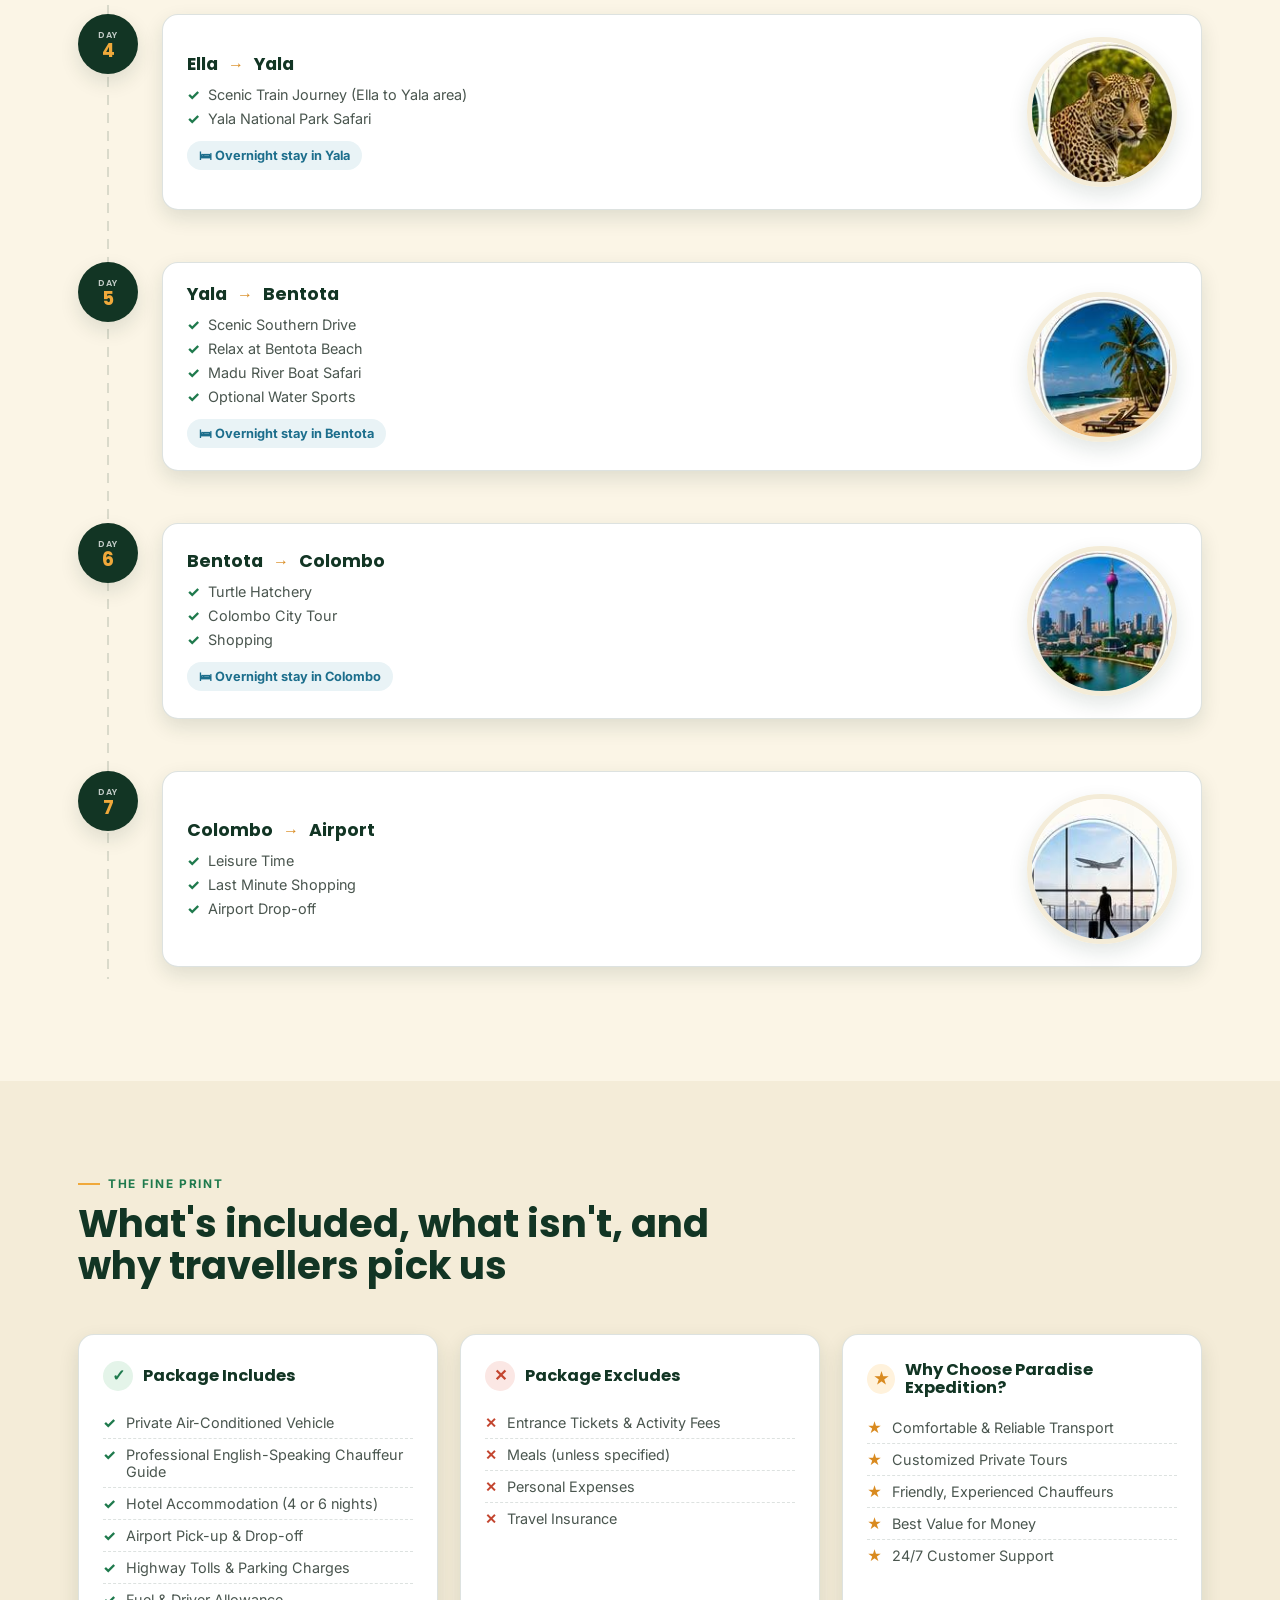
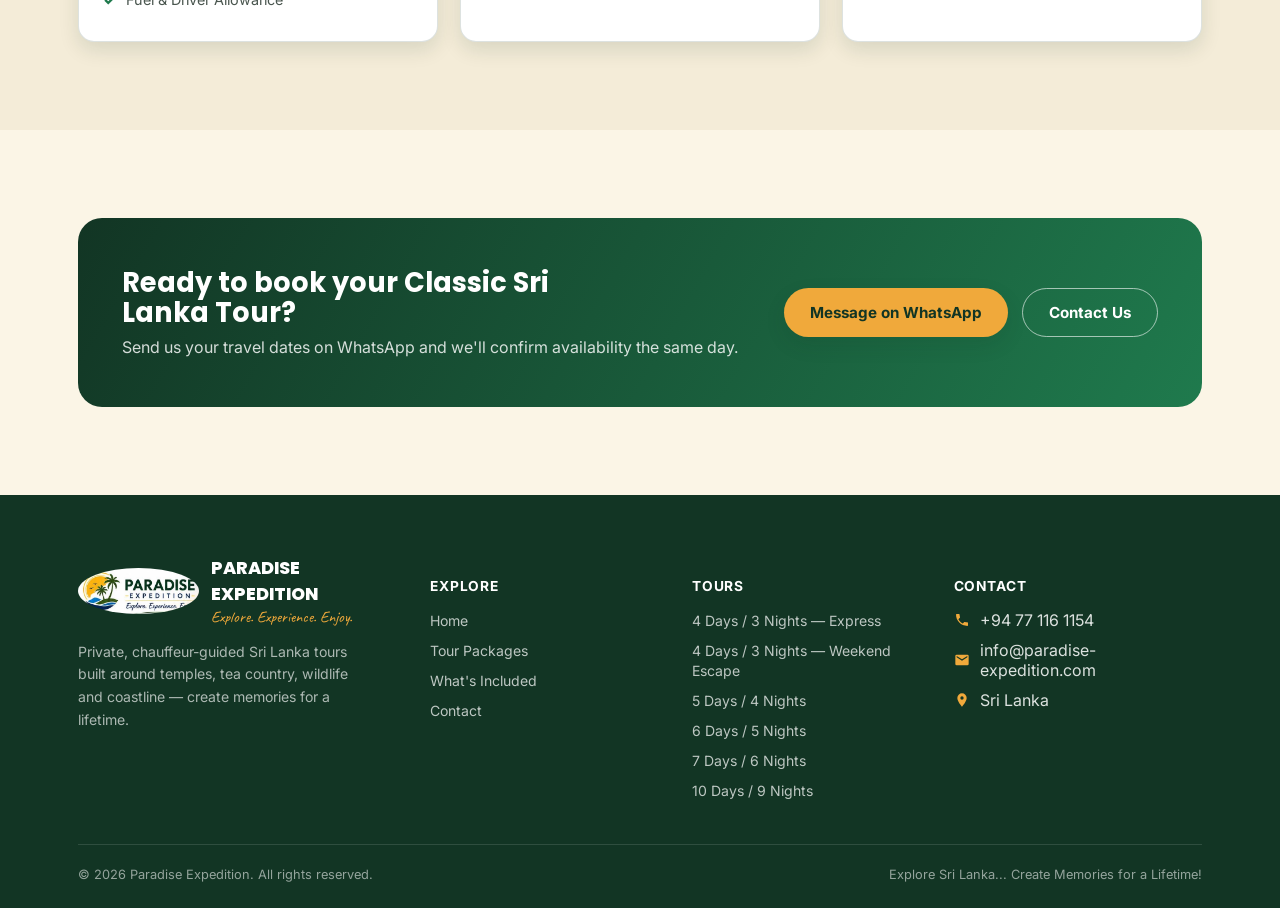
<file: package.html>
<!DOCTYPE html>
<html lang="en">
<head>
<meta charset="UTF-8">
<meta name="viewport" content="width=device-width, initial-scale=1.0">
<title>Tour Packages — Paradise Expedition</title>
<link rel="icon" href="assets/logo_raw.png">
<link rel="preconnect" href="https://fonts.googleapis.com">
<link href="https://fonts.googleapis.com/css2?family=Poppins:wght@400;600;700;800&family=Caveat:wght@600;700&family=Inter:wght@400;500;600;700&display=swap" rel="stylesheet">
<link rel="stylesheet" href="style.css">
<style>
  /* Safety rules so newly added tour tabs hide/show correctly even if style.css hasn't been updated */
  .weekend-option{display:none;}
  .weekend-option.active{display:block;}
  .tour-switch{flex-wrap:wrap;}
</style>
</head>
<body>

<header class="site-header">
  <div class="header-inner">
    <a href="index.html" class="brand">
      <img src="assets/logo_raw.png" alt="Paradise Expedition logo">
      <div class="brand-text">
        <div class="name">PARADISE <span>EXPEDITION</span></div>
        <div class="tag">Explore. Experience. Enjoy.</div>
      </div>
    </a>
    <nav class="main-nav" id="mainNav">
      <ul>
        <li><a href="index.html">Home</a></li>
        <li><a href="package.html" class="active">Packages</a></li>
        <li><a href="package.html#includes">Includes</a></li>
        <li><a href="contact.html">Contact</a></li>
      </ul>
    </nav>
    <a class="header-cta" href="https://wa.me/94771161154?text=Hi%20Paradise%20Expedition%2C%20I%27d%20like%20to%20know%20more%20about%20your%20Sri%20Lanka%20tours." target="_blank" rel="noopener">
      <svg viewBox="0 0 32 32"><path d="M16.001 2.667C8.637 2.667 2.667 8.637 2.667 16c0 2.475.673 4.789 1.844 6.777L2.667 29.333l6.723-1.812A13.28 13.28 0 0 0 16.001 29.333C23.364 29.333 29.334 23.364 29.334 16S23.364 2.667 16.001 2.667zm7.617 18.86c-.324.912-1.6 1.671-2.62 1.891-.697.148-1.607.267-4.67-1.003-3.917-1.622-6.437-5.598-6.634-5.858-.19-.26-1.596-2.125-1.596-4.055 0-1.93.984-2.876 1.334-3.27.324-.365.706-.457.943-.457.237 0 .474.002.681.013.219.011.512-.083.8.611.324.78 1.1 2.703 1.196 2.9.096.198.16.427.032.687-.128.26-.192.42-.383.647-.192.226-.402.505-.575.678-.192.191-.392.398-.169.783.223.385.99 1.634 2.126 2.647 1.461 1.303 2.693 1.706 3.078 1.898.385.191.61.16.834-.096.223-.257.958-1.117 1.213-1.5.256-.385.512-.32.864-.192.353.128 2.242 1.058 2.627 1.25.385.192.64.288.734.45.096.16.096.928-.228 1.84z"/></svg>
      <span>WhatsApp Us</span>
    </a>
    <button class="nav-toggle" id="navToggle" aria-label="Toggle menu" aria-expanded="false">
      <span></span><span></span><span></span>
    </button>
  </div>
</header>

<!-- ===================== TOUR HERO ===================== -->
<section class="tour-hero">
  <div class="wrap">
    <span class="eyebrow" style="color:var(--gold);">Discover the Cultural &amp; Scenic Beauty of Sri Lanka</span>
    <h1>Sri Lanka Tour Packages</h1>
    <p>Private, chauffeur-guided itineraries covering temples, tea country, mountains, wildlife and coast. Pick the length that suits your holiday, then message us to lock in your dates.</p>
    <div class="tour-switch">
      <button id="btn-4d" onclick="showTour('4d')">4 Days / 3 Nights — Express</button>
      <button id="btn-4dw" onclick="showTour('4dw')">4 Days / 3 Nights — Weekend Escape</button>
      <button id="btn-5d" onclick="showTour('5d')">5 Days / 4 Nights</button>
      <button id="btn-6d" onclick="showTour('6d')">6 Days / 5 Nights</button>
      <button id="btn-7d" class="active" onclick="showTour('7d')">7 Days / 6 Nights</button>
      <button id="btn-10d" onclick="showTour('10d')">10 Days / 9 Nights</button>
    </div>
  </div>
</section>

<!-- ===================== 7 DAY ITINERARY ===================== -->
<section id="tour-7d">
  <div class="wrap">

    <!-- ===================== 4 DAY EXPRESS ITINERARY ===================== -->
    <div id="plan-4d" class="tour-plan">
      <div class="section-head">
        <span class="eyebrow">4 Days / 3 Nights</span>
        <h2>Scenic Sri Lanka Express</h2>
        <p>Colombo → Kandy → Nuwara Eliya → Ella/Yala → Colombo. A fast-track getaway through the cultural highlands, built for time-constrained travellers.</p>
      </div>

      <div class="timeline">
        <div class="day-row">
          <div class="day-num"><small>DAY</small><strong>1</strong></div>
          <div class="day-card">
            <div>
              <h3>Airport <span class="arrow">→</span> Kandy</h3>
              <ul>
                <li>Spice Gardens</li>
                <li>Temple of the Sacred Tooth Relic</li>
              </ul>
              <div class="day-stay">🛏 Overnight stay in Kandy</div>
            </div>
            <div class="day-photo"><img src="assets/d1_kandy.png" alt="Temple of the Sacred Tooth Relic"></div>
          </div>
        </div>

        <div class="day-row">
          <div class="day-num"><small>DAY</small><strong>2</strong></div>
          <div class="day-card">
            <div>
              <h3>Kandy <span class="arrow">→</span> Nuwara Eliya</h3>
              <ul>
                <li>Tea Plantations</li>
                <li>Ramboda Falls</li>
              </ul>
              <div class="day-stay">🛏 Overnight stay in Nuwara Eliya</div>
            </div>
            <div class="day-photo"><img src="assets/d2_lake.png" alt="Tea Plantations, Nuwara Eliya"></div>
          </div>
        </div>

        <div class="day-row">
          <div class="day-num"><small>DAY</small><strong>3</strong></div>
          <div class="day-card">
            <div>
              <h3>Nuwara Eliya <span class="arrow">→</span> Ella / Yala</h3>
              <ul>
                <li>Nine Arch Bridge</li>
                <li>Ravana Falls</li>
              </ul>
              <div class="day-stay">🛏 Overnight stay in Ella / Yala</div>
            </div>
            <div class="day-photo"><img src="assets/d3_bridge.png" alt="Nine Arch Bridge, Ella"></div>
          </div>
        </div>

        <div class="day-row">
          <div class="day-num"><small>DAY</small><strong>4</strong></div>
          <div class="day-card">
            <div>
              <h3>Return <span class="arrow">→</span> Departure</h3>
              <ul>
                <li>Galle Fort / Colombo City Tour</li>
                <li>Airport Drop-off</li>
              </ul>
            </div>
            <div class="day-photo"><img src="assets/d7_airport.png" alt="Airport departure"></div>
          </div>
        </div>
      </div>

      <div class="grid-3" style="margin-top:2rem;">
        <div class="panel include">
          <h4><span class="dot">✓</span>Package Includes</h4>
          <ul>
            <li>Airport Pick-up &amp; Drop-off</li>
            <li>Private A/C Vehicle &amp; Guide</li>
            <li>3 Nights Hotel Accommodation</li>
            <li>Daily Breakfast &amp; Fuel</li>
          </ul>
        </div>
        <div class="panel exclude">
          <h4><span class="dot">✕</span>Package Excludes</h4>
          <ul>
            <li>Air Tickets &amp; Visa Fees</li>
            <li>Entrance Tickets &amp; Safari Fees</li>
            <li>Personal Expenses &amp; Dinners</li>
          </ul>
        </div>
        <div class="panel why">
          <h4><span class="dot">★</span>Why Choose Paradise Expedition?</h4>
          <ul>
            <li>Comfortable &amp; Reliable Transport</li>
            <li>Customized Private Tours</li>
            <li>Friendly Experienced Chauffeurs</li>
            <li>Best Value for Money</li>
            <li>24/7 Customer Support</li>
          </ul>
        </div>
      </div>
    </div>

    <!-- ===================== WEEKEND ESCAPE ITINERARY ===================== -->
    <div id="plan-4dw" class="tour-plan">
      <div class="section-head">
        <span class="eyebrow">4 Days / 3 Nights · Friday – Monday</span>
        <h2>Weekend Escape Sri Lanka</h2>
        <p>Perfect for guests from the Middle East — a comfortable weekend itinerary through cool hill country and tropical beaches, with halal-friendly dining available throughout the tour.</p>
      </div>

      <div class="tour-switch" style="margin-bottom:2rem;">
        <button id="btn-weekend-1" class="active" onclick="showWeekendOption('1')">Option 1: Sigiriya – Nuwara Eliya – Bentota</button>
        <button id="btn-weekend-2" onclick="showWeekendOption('2')">Option 2: Kandy – Nuwara Eliya – Bentota – Colombo</button>
      </div>

      <div id="weekend-opt-1" class="weekend-option active">
        <div class="timeline">
          <div class="day-row">
            <div class="day-num"><small>FRI</small><strong>1</strong></div>
            <div class="day-card">
              <div>
                <h3>Airport Arrival <span class="arrow">→</span> Sigiriya</h3>
                <ul>
                  <li>Pinnawala Elephant Orphanage (Optional)</li>
                  <li>Spice &amp; Herbal Garden</li>
                  <li>Sigiriya Village Experience (Optional)</li>
                  <li>Sunset at Pidurangala Rock or Sigiriya Viewpoint</li>
                </ul>
                <div class="day-stay">🛏 Overnight stay in Sigiriya</div>
              </div>
            </div>
          </div>

          <div class="day-row">
            <div class="day-num"><small>SAT</small><strong>2</strong></div>
            <div class="day-card">
              <div>
                <h3>Sigiriya <span class="arrow">→</span> Nuwara Eliya</h3>
                <ul>
                  <li>Sigiriya Lion Rock Fortress</li>
                  <li>Matale Spice Garden</li>
                  <li>Ramboda Waterfall</li>
                  <li>Tea Factory &amp; Tea Plantation</li>
                  <li>Gregory Lake &amp; Nuwara Eliya City Tour</li>
                  <li>Strawberry Farm (Seasonal)</li>
                </ul>
                <div class="day-stay">🛏 Overnight stay in Nuwara Eliya</div>
              </div>
              <div class="day-photo"><img src="assets/d2_lake.png" alt="Gregory Lake, Nuwara Eliya"></div>
            </div>
          </div>

          <div class="day-row">
            <div class="day-num"><small>SUN</small><strong>3</strong></div>
            <div class="day-card">
              <div>
                <h3>Nuwara Eliya <span class="arrow">→</span> Bentota</h3>
                <ul>
                  <li>Scenic Tea Estates</li>
                  <li>St. Clair's &amp; Devon Waterfalls (Photo Stops)</li>
                  <li>Coastal Scenic Drive</li>
                  <li>Bentota Beach</li>
                  <li>Madu River Boat Safari (Optional)</li>
                  <li>Turtle Hatchery (Optional)</li>
                  <li>Evening Relaxation</li>
                </ul>
                <div class="day-stay">🛏 Overnight stay in Bentota</div>
              </div>
              <div class="day-photo"><img src="assets/d5_beach.png" alt="Bentota Beach"></div>
            </div>
          </div>

          <div class="day-row">
            <div class="day-num"><small>MON</small><strong>4</strong></div>
            <div class="day-card">
              <div>
                <h3>Bentota <span class="arrow">→</span> Colombo <span class="arrow">→</span> Airport</h3>
                <ul>
                  <li>Colombo City Tour</li>
                  <li>Galle Face Green</li>
                  <li>Independence Square</li>
                  <li>Shopping at One Galle Face, Colombo City Centre or Local Souvenir Shops</li>
                  <li>Airport Transfer — End of Tour</li>
                </ul>
              </div>
              <div class="day-photo"><img src="assets/d6_colombo.png" alt="Colombo skyline"></div>
            </div>
          </div>
        </div>
      </div>

      <div id="weekend-opt-2" class="weekend-option">
        <div class="timeline">
          <div class="day-row">
            <div class="day-num"><small>FRI</small><strong>1</strong></div>
            <div class="day-card">
              <div>
                <h3>Airport <span class="arrow">→</span> Kandy</h3>
                <ul>
                  <li>Pinnawala Elephant Orphanage (Optional)</li>
                  <li>Spice &amp; Herbal Garden</li>
                  <li>Gem Museum &amp; Workshop</li>
                  <li>Temple of the Sacred Tooth Relic</li>
                  <li>Kandy Lake &amp; City Tour</li>
                  <li>Cultural Dance Show (Optional)</li>
                </ul>
                <div class="day-stay">🛏 Overnight stay in Kandy</div>
              </div>
              <div class="day-photo"><img src="assets/d1_kandy.png" alt="Temple of the Sacred Tooth Relic"></div>
            </div>
          </div>

          <div class="day-row">
            <div class="day-num"><small>SAT</small><strong>2</strong></div>
            <div class="day-card">
              <div>
                <h3>Kandy <span class="arrow">→</span> Nuwara Eliya</h3>
                <ul>
                  <li>Royal Botanical Garden, Peradeniya</li>
                  <li>Ramboda Waterfall</li>
                  <li>Tea Plantation &amp; Tea Factory Visit</li>
                  <li>Hanuman Temple</li>
                  <li>Gregory Lake &amp; Nuwara Eliya City Tour</li>
                  <li>Strawberry Farm (Seasonal)</li>
                </ul>
                <div class="day-stay">🛏 Overnight stay in Nuwara Eliya</div>
              </div>
              <div class="day-photo"><img src="assets/d2_lake.png" alt="Gregory Lake, Nuwara Eliya"></div>
            </div>
          </div>

          <div class="day-row">
            <div class="day-num"><small>SUN</small><strong>3</strong></div>
            <div class="day-card">
              <div>
                <h3>Nuwara Eliya <span class="arrow">→</span> Bentota</h3>
                <ul>
                  <li>Scenic Tea Estates</li>
                  <li>Devon &amp; St. Clair's Waterfalls (Photo Stops)</li>
                  <li>Bentota Beach</li>
                  <li>Madu River Boat Safari (Optional)</li>
                  <li>Turtle Hatchery (Optional)</li>
                  <li>Beach Leisure &amp; Sunset</li>
                </ul>
                <div class="day-stay">🛏 Overnight stay in Bentota</div>
              </div>
              <div class="day-photo"><img src="assets/d5_beach.png" alt="Bentota Beach"></div>
            </div>
          </div>

          <div class="day-row">
            <div class="day-num"><small>MON</small><strong>4</strong></div>
            <div class="day-card">
              <div>
                <h3>Bentota <span class="arrow">→</span> Colombo <span class="arrow">→</span> Airport</h3>
                <ul>
                  <li>Colombo City Tour</li>
                  <li>Independence Square</li>
                  <li>Gangaramaya Temple (Optional)</li>
                  <li>Galle Face Green</li>
                  <li>Shopping at One Galle Face Mall &amp; Colombo City Centre</li>
                  <li>Airport Transfer — End of Tour</li>
                </ul>
              </div>
              <div class="day-photo"><img src="assets/d6_colombo.png" alt="Colombo skyline"></div>
            </div>
          </div>
        </div>
      </div>

      <div class="grid-3" style="margin-top:2rem;">
        <div class="panel include">
          <h4><span class="dot">✓</span>Package Includes</h4>
          <ul>
            <li>Airport Meet &amp; Greet</li>
            <li>Private A/C Vehicle</li>
            <li>English-Speaking Chauffeur Guide</li>
            <li>Accommodation with Breakfast</li>
            <li>Highway Tolls &amp; Parking</li>
            <li>Fuel Charges</li>
          </ul>
        </div>
        <div class="panel exclude">
          <h4><span class="dot">✕</span>Package Excludes</h4>
          <ul>
            <li>International Airfare</li>
            <li>Entrance Tickets &amp; Activity Fees</li>
            <li>Lunch &amp; Dinner</li>
            <li>Personal Expenses</li>
            <li>Travel Insurance</li>
          </ul>
        </div>
        <div class="panel why">
          <h4><span class="dot">★</span>Why Book This Weekend Escape?</h4>
          <ul>
            <li>Comfortable Weekend Itinerary</li>
            <li>Family &amp; Couple Friendly</li>
            <li>Cool Hill Country &amp; Tropical Beaches</li>
            <li>Luxury Hotel Options</li>
            <li>Halal-Friendly Dining Available</li>
            <li>Great Shopping Before Departure</li>
          </ul>
        </div>
      </div>
    </div>

    <div id="plan-7d" class="tour-plan active">
      <div class="section-head">
        <span class="eyebrow">7 Days / 6 Nights</span>
        <h2>The Extended Classic Route</h2>
        <p>Colombo → Kandy → Nuwara Eliya → Ella → Yala → Bentota → Colombo. The full island loop, including a Yala safari and coastal wind-down.</p>
      </div>

      <div class="timeline">
        <div class="day-row">
          <div class="day-num"><small>DAY</small><strong>1</strong></div>
          <div class="day-card">
            <div>
              <h3>Airport / Colombo <span class="arrow">→</span> Kandy</h3>
              <ul>
                <li>Pinnawala Elephant Orphanage</li>
                <li>Spice &amp; Herbal Garden</li>
                <li>Temple of the Sacred Tooth Relic</li>
                <li>Kandy Lake &amp; City Tour</li>
              </ul>
              <div class="day-stay">🛏 Overnight stay in Kandy</div>
            </div>
            <div class="day-photo"><img src="assets/d1_kandy.png" alt="Temple of the Sacred Tooth Relic"></div>
          </div>
        </div>

        <div class="day-row">
          <div class="day-num"><small>DAY</small><strong>2</strong></div>
          <div class="day-card">
            <div>
              <h3>Kandy <span class="arrow">→</span> Nuwara Eliya</h3>
              <ul>
                <li>Shri Bhakta Hanuman Temple</li>
                <li>Tea Plantation &amp; Tea Factory Visit</li>
                <li>Ramboda Waterfall</li>
                <li>Gregory Lake</li>
                <li>Hakgala Botanical Garden</li>
              </ul>
              <div class="day-stay">🛏 Overnight stay in Nuwara Eliya</div>
            </div>
            <div class="day-photo"><img src="assets/d2_lake.png" alt="Gregory Lake, Nuwara Eliya"></div>
          </div>
        </div>

        <div class="day-row">
          <div class="day-num"><small>DAY</small><strong>3</strong></div>
          <div class="day-card">
            <div>
              <h3>Nuwara Eliya <span class="arrow">→</span> Ella</h3>
              <ul>
                <li>Seetha Amman Temple</li>
                <li>Nine Arch Bridge</li>
                <li>Little Adam's Peak</li>
                <li>Ravana Falls</li>
              </ul>
              <div class="day-stay">🛏 Overnight stay in Ella</div>
            </div>
            <div class="day-photo"><img src="assets/d3_bridge.png" alt="Nine Arch Bridge, Ella"></div>
          </div>
        </div>

        <div class="day-row">
          <div class="day-num"><small>DAY</small><strong>4</strong></div>
          <div class="day-card">
            <div>
              <h3>Ella <span class="arrow">→</span> Yala</h3>
              <ul>
                <li>Scenic Train Journey (Ella to Yala area)</li>
                <li>Yala National Park Safari</li>
              </ul>
              <div class="day-stay">🛏 Overnight stay in Yala</div>
            </div>
            <div class="day-photo"><img src="assets/d4_leopard.png" alt="Leopard, Yala National Park"></div>
          </div>
        </div>

        <div class="day-row">
          <div class="day-num"><small>DAY</small><strong>5</strong></div>
          <div class="day-card">
            <div>
              <h3>Yala <span class="arrow">→</span> Bentota</h3>
              <ul>
                <li>Scenic Southern Drive</li>
                <li>Relax at Bentota Beach</li>
                <li>Madu River Boat Safari</li>
                <li>Optional Water Sports</li>
              </ul>
              <div class="day-stay">🛏 Overnight stay in Bentota</div>
            </div>
            <div class="day-photo"><img src="assets/d5_beach.png" alt="Bentota Beach"></div>
          </div>
        </div>

        <div class="day-row">
          <div class="day-num"><small>DAY</small><strong>6</strong></div>
          <div class="day-card">
            <div>
              <h3>Bentota <span class="arrow">→</span> Colombo</h3>
              <ul>
                <li>Turtle Hatchery</li>
                <li>Colombo City Tour</li>
                <li>Shopping</li>
              </ul>
              <div class="day-stay">🛏 Overnight stay in Colombo</div>
            </div>
            <div class="day-photo"><img src="assets/d6_colombo.png" alt="Colombo skyline"></div>
          </div>
        </div>

        <div class="day-row">
          <div class="day-num"><small>DAY</small><strong>7</strong></div>
          <div class="day-card">
            <div>
              <h3>Colombo <span class="arrow">→</span> Airport</h3>
              <ul>
                <li>Leisure Time</li>
                <li>Last Minute Shopping</li>
                <li>Airport Drop-off</li>
              </ul>
            </div>
            <div class="day-photo"><img src="assets/d7_airport.png" alt="Airport departure"></div>
          </div>
        </div>
      </div>
    </div>

    <!-- ===================== 6 DAY ITINERARY ===================== -->
    <div id="plan-6d" class="tour-plan">
      <div class="section-head">
        <span class="eyebrow">6 Days / 5 Nights</span>
        <h2>Classic Sri Lanka Tour — Cultural Highlands, Wildlife &amp; Coastal Escape</h2>
        <p>Airport → Kandy → Nuwara Eliya → Ella → Yala → Mirissa → Bentota → Airport. Temples, tea country, a Yala safari and a relaxed coastal finish.</p>
      </div>

      <div class="timeline">
        <div class="day-row">
          <div class="day-num"><small>DAY</small><strong>1</strong></div>
          <div class="day-card">
            <div>
              <h3>Airport <span class="arrow">→</span> Pinnawala <span class="arrow">→</span> Kandy</h3>
              <ul>
                <li>Pinnawala Elephant Orphanage</li>
                <li>Spice &amp; Herbal Garden</li>
                <li>Gem Museum (Optional)</li>
                <li>Temple of the Sacred Tooth Relic</li>
                <li>Kandy Lake</li>
                <li>Cultural Dance Show (Optional)</li>
              </ul>
              <div class="day-stay">🛏 Overnight stay in Kandy</div>
            </div>
            <div class="day-photo"><img src="assets/d1_kandy.png" alt="Temple of the Sacred Tooth Relic"></div>
          </div>
        </div>

        <div class="day-row">
          <div class="day-num"><small>DAY</small><strong>2</strong></div>
          <div class="day-card">
            <div>
              <h3>Kandy <span class="arrow">→</span> Peradeniya <span class="arrow">→</span> Nuwara Eliya</h3>
              <ul>
                <li>Royal Botanical Gardens, Peradeniya</li>
                <li>Ramboda Waterfall</li>
                <li>Tea Plantation &amp; Tea Factory</li>
                <li>Gregory Lake</li>
                <li>Nuwara Eliya City Tour</li>
              </ul>
              <div class="day-stay">🛏 Overnight stay in Nuwara Eliya</div>
            </div>
            <div class="day-photo"><img src="assets/d2_lake.png" alt="Gregory Lake, Nuwara Eliya"></div>
          </div>
        </div>

        <div class="day-row">
          <div class="day-num"><small>DAY</small><strong>3</strong></div>
          <div class="day-card">
            <div>
              <h3>Nuwara Eliya <span class="arrow">→</span> Ella</h3>
              <ul>
                <li>Seetha Amman Temple</li>
                <li>Ashok Vatika</li>
                <li>Nine Arch Bridge</li>
                <li>Little Adam's Peak</li>
                <li>Ravana Falls</li>
              </ul>
              <div class="day-stay">🛏 Overnight stay in Ella</div>
            </div>
            <div class="day-photo"><img src="assets/d3_bridge.png" alt="Nine Arch Bridge, Ella"></div>
          </div>
        </div>

        <div class="day-row">
          <div class="day-num"><small>DAY</small><strong>4</strong></div>
          <div class="day-card">
            <div>
              <h3>Ella <span class="arrow">→</span> Yala <span class="arrow">→</span> Mirissa</h3>
              <ul>
                <li>Early Morning Yala National Park Jeep Safari</li>
                <li>Drive to Mirissa</li>
                <li>Relax at Mirissa Beach</li>
                <li>Coconut Tree Hill</li>
              </ul>
              <div class="day-stay">🛏 Overnight stay in Mirissa</div>
            </div>
            <div class="day-photo"><img src="assets/d4_leopard.png" alt="Yala National Park Safari"></div>
          </div>
        </div>

        <div class="day-row">
          <div class="day-num"><small>DAY</small><strong>5</strong></div>
          <div class="day-card">
            <div>
              <h3>Mirissa <span class="arrow">→</span> Bentota</h3>
              <ul>
                <li>Whale Watching (Seasonal)</li>
                <li>Galle Fort</li>
                <li>Unawatuna Beach</li>
                <li>Madu River Boat Safari</li>
                <li>Turtle Hatchery</li>
              </ul>
              <div class="day-stay">🛏 Overnight stay in Bentota</div>
            </div>
            <div class="day-photo"><img src="assets/d5_beach.png" alt="Bentota Beach"></div>
          </div>
        </div>

        <div class="day-row">
          <div class="day-num"><small>DAY</small><strong>6</strong></div>
          <div class="day-card">
            <div>
              <h3>Bentota <span class="arrow">→</span> Airport</h3>
              <ul>
                <li>Bentota Beach</li>
                <li>Colombo City Drive (if flight schedule allows)</li>
                <li>Transfer to Bandaranaike International Airport</li>
              </ul>
            </div>
            <div class="day-photo"><img src="assets/d7_airport.png" alt="Airport departure"></div>
          </div>
        </div>
      </div>

      <div class="grid-3" style="margin-top:2rem;">
        <div class="panel include">
          <h4><span class="dot">✓</span>Package Includes</h4>
          <ul>
            <li>Private Air-Conditioned Vehicle</li>
            <li>Professional English-Speaking Chauffeur Guide</li>
            <li>Hotel Accommodation (5 Nights)</li>
            <li>Airport Pick-up &amp; Drop-off</li>
            <li>Highway Tolls &amp; Parking Charges</li>
            <li>Daily Breakfast &amp; Fuel</li>
          </ul>
        </div>
        <div class="panel exclude">
          <h4><span class="dot">✕</span>Package Excludes</h4>
          <ul>
            <li>Entrance Tickets &amp; Activity Fees</li>
            <li>Air Tickets &amp; Visa Fees</li>
            <li>Meals (unless specified)</li>
            <li>Personal Expenses</li>
            <li>Travel Insurance</li>
          </ul>
        </div>
        <div class="panel why">
          <h4><span class="dot">★</span>Why Choose Paradise Expedition?</h4>
          <ul>
            <li>Comfortable &amp; Reliable Transport</li>
            <li>Customized Private Tours</li>
            <li>Friendly Experienced Chauffeurs</li>
            <li>Best Value for Money</li>
            <li>24/7 Customer Support</li>
          </ul>
        </div>
      </div>
    </div>

    <!-- ===================== 10 DAY ITINERARY ===================== -->
    <div id="plan-10d" class="tour-plan">
      <div class="section-head">
        <span class="eyebrow">10 Days / 9 Nights</span>
        <h2>Grand Sri Lanka Explorer — Comprehensive Island Loop with Wildlife &amp; Heritage</h2>
        <p>Airport → Negombo → Sigiriya → Kandy → Nuwara Eliya → Ella → Yala → Mirissa → Bentota → Colombo → Airport. The complete island experience.</p>
      </div>

      <div class="timeline">
        <div class="day-row">
          <div class="day-num"><small>DAY</small><strong>1</strong></div>
          <div class="day-card">
            <div>
              <h3>Airport <span class="arrow">→</span> Negombo</h3>
              <ul>
                <li>Relax on Negombo Beach</li>
              </ul>
              <div class="day-stay">🛏 Overnight stay in Negombo</div>
            </div>
          </div>
        </div>

        <div class="day-row">
          <div class="day-num"><small>DAY</small><strong>2</strong></div>
          <div class="day-card">
            <div>
              <h3>Negombo <span class="arrow">→</span> Sigiriya</h3>
              <ul>
                <li>Pinnawala Elephant Orphanage</li>
                <li>Dambulla Cave Temples</li>
              </ul>
              <div class="day-stay">🛏 Overnight stay in Sigiriya</div>
            </div>
          </div>
        </div>

        <div class="day-row">
          <div class="day-num"><small>DAY</small><strong>3</strong></div>
          <div class="day-card">
            <div>
              <h3>Sigiriya <span class="arrow">→</span> Kandy</h3>
              <ul>
                <li>Sigiriya Rock Fortress</li>
                <li>Temple of the Sacred Tooth Relic</li>
              </ul>
              <div class="day-stay">🛏 Overnight stay in Kandy</div>
            </div>
            <div class="day-photo"><img src="assets/d1_kandy.png" alt="Temple of the Sacred Tooth Relic"></div>
          </div>
        </div>

        <div class="day-row">
          <div class="day-num"><small>DAY</small><strong>4</strong></div>
          <div class="day-card">
            <div>
              <h3>Kandy <span class="arrow">→</span> Nuwara Eliya</h3>
              <ul>
                <li>Peradeniya Botanical Gardens</li>
                <li>Ramboda Tea Estates</li>
              </ul>
              <div class="day-stay">🛏 Overnight stay in Nuwara Eliya</div>
            </div>
            <div class="day-photo"><img src="assets/d2_lake.png" alt="Nuwara Eliya tea country"></div>
          </div>
        </div>

        <div class="day-row">
          <div class="day-num"><small>DAY</small><strong>5</strong></div>
          <div class="day-card">
            <div>
              <h3>Nuwara Eliya <span class="arrow">→</span> Ella</h3>
              <ul>
                <li>Nine Arch Bridge</li>
                <li>Little Adam's Peak</li>
              </ul>
              <div class="day-stay">🛏 Overnight stay in Ella</div>
            </div>
            <div class="day-photo"><img src="assets/d3_bridge.png" alt="Nine Arch Bridge, Ella"></div>
          </div>
        </div>

        <div class="day-row">
          <div class="day-num"><small>DAY</small><strong>6</strong></div>
          <div class="day-card">
            <div>
              <h3>Ella <span class="arrow">→</span> Yala / Tissa</h3>
              <ul>
                <li>Yala National Park Safari</li>
                <li>Wildlife Adventure</li>
              </ul>
              <div class="day-stay">🛏 Overnight stay in Yala</div>
            </div>
            <div class="day-photo"><img src="assets/d4_leopard.png" alt="Yala National Park Safari"></div>
          </div>
        </div>

        <div class="day-row">
          <div class="day-num"><small>DAY</small><strong>7</strong></div>
          <div class="day-card">
            <div>
              <h3>Yala <span class="arrow">→</span> Mirissa</h3>
              <ul>
                <li>Relax on Mirissa Beach</li>
                <li>Coconut Tree Hill</li>
              </ul>
              <div class="day-stay">🛏 Overnight stay in Mirissa</div>
            </div>
          </div>
        </div>

        <div class="day-row">
          <div class="day-num"><small>DAY</small><strong>8</strong></div>
          <div class="day-card">
            <div>
              <h3>Mirissa <span class="arrow">→</span> Bentota</h3>
              <ul>
                <li>Galle Fort</li>
                <li>Madu River Boat Safari</li>
              </ul>
              <div class="day-stay">🛏 Overnight stay in Bentota</div>
            </div>
            <div class="day-photo"><img src="assets/d5_beach.png" alt="Bentota Beach"></div>
          </div>
        </div>

        <div class="day-row">
          <div class="day-num"><small>DAY</small><strong>9</strong></div>
          <div class="day-card">
            <div>
              <h3>Bentota <span class="arrow">→</span> Colombo</h3>
              <ul>
                <li>Colombo City Tour</li>
                <li>Shopping</li>
              </ul>
              <div class="day-stay">🛏 Overnight stay in Colombo</div>
            </div>
            <div class="day-photo"><img src="assets/d6_colombo.png" alt="Colombo skyline"></div>
          </div>
        </div>

        <div class="day-row">
          <div class="day-num"><small>DAY</small><strong>10</strong></div>
          <div class="day-card">
            <div>
              <h3>Colombo <span class="arrow">→</span> Airport</h3>
              <ul>
                <li>Airport Transfer</li>
                <li>Departure</li>
              </ul>
            </div>
            <div class="day-photo"><img src="assets/d7_airport.png" alt="Airport departure"></div>
          </div>
        </div>
      </div>

      <div class="grid-3" style="margin-top:2rem;">
        <div class="panel include">
          <h4><span class="dot">✓</span>Package Includes</h4>
          <ul>
            <li>Airport Pick-up &amp; Drop-off</li>
            <li>Private A/C Vehicle &amp; Guide</li>
            <li>9 Nights Hotel Accommodation</li>
            <li>Daily Breakfast &amp; Yala Safari</li>
          </ul>
        </div>
        <div class="panel exclude">
          <h4><span class="dot">✕</span>Package Excludes</h4>
          <ul>
            <li>Air Tickets &amp; Visa Fees</li>
            <li>Entrance Tickets &amp; Meals</li>
            <li>Personal Expenses</li>
          </ul>
        </div>
        <div class="panel why">
          <h4><span class="dot">★</span>Why Choose Paradise Expedition?</h4>
          <ul>
            <li>Comfortable &amp; Reliable Transport</li>
            <li>Customized Private Tours</li>
            <li>Friendly Experienced Chauffeurs</li>
            <li>Best Value for Money</li>
            <li>24/7 Customer Support</li>
          </ul>
        </div>
      </div>
    </div>

    <!-- ===================== 5 DAY ITINERARY ===================== -->
    <div id="plan-5d" class="tour-plan">
      <div class="section-head">
        <span class="eyebrow">5 Days / 4 Nights</span>
        <h2>The Essential Classic Route</h2>
        <p>Colombo → Kandy → Nuwara Eliya → Ella → Bentota → Colombo. A shorter loop through the cultural highlands and coast, perfect for a quick escape.</p>
      </div>

      <div class="timeline">
        <div class="day-row">
          <div class="day-num"><small>DAY</small><strong>1</strong></div>
          <div class="day-card">
            <div>
              <h3>Airport / Colombo <span class="arrow">→</span> Kandy</h3>
              <ul>
                <li>Pinnawala Elephant Orphanage</li>
                <li>Spice &amp; Herbal Garden</li>
                <li>Temple of the Sacred Tooth Relic</li>
                <li>Kandy Lake &amp; City Tour</li>
              </ul>
              <div class="day-stay">🛏 Overnight stay in Kandy</div>
            </div>
            <div class="day-photo"><img src="assets/d1_kandy.png" alt="Temple of the Sacred Tooth Relic"></div>
          </div>
        </div>

        <div class="day-row">
          <div class="day-num"><small>DAY</small><strong>2</strong></div>
          <div class="day-card">
            <div>
              <h3>Kandy <span class="arrow">→</span> Nuwara Eliya</h3>
              <ul>
                <li>Shri Bhakta Hanuman Temple</li>
                <li>Tea Plantation &amp; Tea Factory Visit</li>
                <li>Ramboda Waterfall</li>
                <li>Gregory Lake</li>
                <li>Hakgala Botanical Garden</li>
              </ul>
              <div class="day-stay">🛏 Overnight stay in Nuwara Eliya</div>
            </div>
            <div class="day-photo"><img src="assets/d2_lake.png" alt="Gregory Lake, Nuwara Eliya"></div>
          </div>
        </div>

        <div class="day-row">
          <div class="day-num"><small>DAY</small><strong>3</strong></div>
          <div class="day-card">
            <div>
              <h3>Nuwara Eliya <span class="arrow">→</span> Ella</h3>
              <ul>
                <li>Seetha Amman Temple</li>
                <li>Nine Arch Bridge</li>
                <li>Little Adam's Peak</li>
                <li>Ravana Falls</li>
              </ul>
              <div class="day-stay">🛏 Overnight stay in Ella</div>
            </div>
            <div class="day-photo"><img src="assets/d3_bridge.png" alt="Nine Arch Bridge, Ella"></div>
          </div>
        </div>

        <div class="day-row">
          <div class="day-num"><small>DAY</small><strong>4</strong></div>
          <div class="day-card">
            <div>
              <h3>Ella <span class="arrow">→</span> Bentota</h3>
              <ul>
                <li>Scenic Southern Drive</li>
                <li>Relax at Bentota Beach</li>
                <li>Madu River Boat Safari</li>
                <li>Optional Water Sports</li>
              </ul>
              <div class="day-stay">🛏 Overnight stay in Bentota</div>
            </div>
            <div class="day-photo"><img src="assets/d5_beach.png" alt="Bentota Beach"></div>
          </div>
        </div>

        <div class="day-row">
          <div class="day-num"><small>DAY</small><strong>5</strong></div>
          <div class="day-card">
            <div>
              <h3>Bentota <span class="arrow">→</span> Colombo <span class="arrow">→</span> Airport</h3>
              <ul>
                <li>Turtle Hatchery</li>
                <li>Colombo City Tour</li>
                <li>Shopping</li>
                <li>Airport Drop-off</li>
              </ul>
            </div>
            <div class="day-photo"><img src="assets/d6_colombo.png" alt="Colombo skyline"></div>
          </div>
        </div>
      </div>
    </div>

  </div>
</section>

<!-- ===================== INCLUDES / EXCLUDES / WHY ===================== -->
<section id="includes" class="section-alt">
  <div class="wrap">
    <div class="section-head">
      <span class="eyebrow">The fine print</span>
      <h2>What's included, what isn't, and why travellers pick us</h2>
    </div>
    <div class="grid-3">
      <div class="panel include">
        <h4><span class="dot">✓</span>Package Includes</h4>
        <ul>
          <li>Private Air-Conditioned Vehicle</li>
          <li>Professional English-Speaking Chauffeur Guide</li>
          <li>Hotel Accommodation (4 or 6 nights)</li>
          <li>Airport Pick-up &amp; Drop-off</li>
          <li>Highway Tolls &amp; Parking Charges</li>
          <li>Fuel &amp; Driver Allowance</li>
        </ul>
      </div>
      <div class="panel exclude">
        <h4><span class="dot">✕</span>Package Excludes</h4>
        <ul>
          <li>Entrance Tickets &amp; Activity Fees</li>
          <li>Meals (unless specified)</li>
          <li>Personal Expenses</li>
          <li>Travel Insurance</li>
        </ul>
      </div>
      <div class="panel why">
        <h4><span class="dot">★</span>Why Choose Paradise Expedition?</h4>
        <ul>
          <li>Comfortable &amp; Reliable Transport</li>
          <li>Customized Private Tours</li>
          <li>Friendly, Experienced Chauffeurs</li>
          <li>Best Value for Money</li>
          <li>24/7 Customer Support</li>
        </ul>
      </div>
    </div>
  </div>
</section>

<!-- ===================== CTA ===================== -->
<section>
  <div class="wrap">
    <div class="cta-band">
      <div>
        <h3>Ready to book your Classic Sri Lanka Tour?</h3>
        <p>Send us your travel dates on WhatsApp and we'll confirm availability the same day.</p>
      </div>
      <div class="cta-actions">
        <a href="https://wa.me/94771161154?text=Hi%20Paradise%20Expedition%2C%20I%27d%20like%20to%20book%20the%20Classic%20Sri%20Lanka%20Tour." target="_blank" rel="noopener" class="btn btn-primary">Message on WhatsApp</a>
        <a href="contact.html" class="btn btn-outline">Contact Us</a>
      </div>
    </div>
  </div>
</section>

<!-- ===================== FOOTER ===================== -->
<footer>
  <div class="wrap">
    <div class="footer-grid">
      <div>
        <div class="footer-brand">
          <img src="assets/logo_raw.png" alt="Paradise Expedition logo">
          <div>
            <div class="name">PARADISE EXPEDITION</div>
            <div class="tag">Explore. Experience. Enjoy.</div>
          </div>
        </div>
        <p>Private, chauffeur-guided Sri Lanka tours built around temples, tea country, wildlife and coastline — create memories for a lifetime.</p>
      </div>
      <div>
        <h5>Explore</h5>
        <ul>
          <li><a href="index.html">Home</a></li>
          <li><a href="package.html">Tour Packages</a></li>
          <li><a href="package.html#includes">What's Included</a></li>
          <li><a href="contact.html">Contact</a></li>
        </ul>
      </div>
      <div>
        <h5>Tours</h5>
        <ul>
          <li><a href="#" onclick="showTour('4d');window.scrollTo({top:0,behavior:'smooth'});return false;">4 Days / 3 Nights — Express</a></li>
          <li><a href="#" onclick="showTour('4dw');window.scrollTo({top:0,behavior:'smooth'});return false;">4 Days / 3 Nights — Weekend Escape</a></li>
          <li><a href="#" onclick="showTour('5d');window.scrollTo({top:0,behavior:'smooth'});return false;">5 Days / 4 Nights</a></li>
          <li><a href="#" onclick="showTour('6d');window.scrollTo({top:0,behavior:'smooth'});return false;">6 Days / 5 Nights</a></li>
          <li><a href="#" onclick="showTour('7d');window.scrollTo({top:0,behavior:'smooth'});return false;">7 Days / 6 Nights</a></li>
          <li><a href="#" onclick="showTour('10d');window.scrollTo({top:0,behavior:'smooth'});return false;">10 Days / 9 Nights</a></li>
        </ul>
      </div>
      <div>
        <h5>Contact</h5>
        <ul class="footer-contact">
          <li><svg viewBox="0 0 24 24"><path d="M20 15.5c-1.2 0-2.4-.2-3.6-.6-.3-.1-.7 0-1 .2l-2.2 2.2c-2.8-1.4-5.2-3.8-6.6-6.6l2.2-2.2c.3-.3.4-.7.2-1-.4-1.1-.6-2.3-.6-3.6 0-.6-.4-1-1-1H4c-.6 0-1 .4-1 1 0 9.4 7.6 17 17 17 .6 0 1-.4 1-1v-3.4c0-.6-.4-1-1-1z"/></svg> +94 77 116 1154</li>
          <li><svg viewBox="0 0 24 24"><path d="M20 4H4a2 2 0 0 0-2 2v12a2 2 0 0 0 2 2h16a2 2 0 0 0 2-2V6a2 2 0 0 0-2-2zm0 4-8 5-8-5V6l8 5 8-5z"/></svg> info@paradise-expedition.com</li>
          <li><svg viewBox="0 0 24 24"><path d="M12 2a7 7 0 0 0-7 7c0 5.25 7 13 7 13s7-7.75 7-13a7 7 0 0 0-7-7zm0 9.5A2.5 2.5 0 1 1 12 6.5a2.5 2.5 0 0 1 0 5z"/></svg> Sri Lanka</li>
        </ul>
      </div>
    </div>
    <div class="footer-bottom">
      <span>© 2026 Paradise Expedition. All rights reserved.</span>
      <span>Explore Sri Lanka... Create Memories for a Lifetime!</span>
    </div>
  </div>
</footer>

<a class="wa-float" href="https://wa.me/94771161154?text=Hi%20Paradise%20Expedition%2C%20I%27d%20like%20to%20know%20more%20about%20your%20Sri%20Lanka%20tours." target="_blank" rel="noopener" aria-label="Chat on WhatsApp">
  <svg viewBox="0 0 32 32"><path d="M16.001 2.667C8.637 2.667 2.667 8.637 2.667 16c0 2.475.673 4.789 1.844 6.777L2.667 29.333l6.723-1.812A13.28 13.28 0 0 0 16.001 29.333C23.364 29.333 29.334 23.364 29.334 16S23.364 2.667 16.001 2.667zm7.617 18.86c-.324.912-1.6 1.671-2.62 1.891-.697.148-1.607.267-4.67-1.003-3.917-1.622-6.437-5.598-6.634-5.858-.19-.26-1.596-2.125-1.596-4.055 0-1.93.984-2.876 1.334-3.27.324-.365.706-.457.943-.457.237 0 .474.002.681.013.219.011.512-.083.8.611.324.78 1.1 2.703 1.196 2.9.096.198.16.427.032.687-.128.26-.192.42-.383.647-.192.226-.402.505-.575.678-.192.191-.392.398-.169.783.223.385.99 1.634 2.126 2.647 1.461 1.303 2.693 1.706 3.078 1.898.385.191.61.16.834-.096.223-.257.958-1.117 1.213-1.5.256-.385.512-.32.864-.192.353.128 2.242 1.058 2.627 1.25.385.192.64.288.734.45.096.16.096.928-.228 1.84z"/></svg>
</a>

<script>
const TOUR_IDS = ['4d','4dw','5d','6d','7d','10d'];
function showTour(which){
  TOUR_IDS.forEach(function(id){
    document.getElementById('plan-'+id).classList.toggle('active', id===which);
    document.getElementById('btn-'+id).classList.toggle('active', id===which);
  });
}
function showWeekendOption(which){
  document.getElementById('weekend-opt-1').classList.toggle('active', which==='1');
  document.getElementById('weekend-opt-2').classList.toggle('active', which==='2');
  document.getElementById('btn-weekend-1').classList.toggle('active', which==='1');
  document.getElementById('btn-weekend-2').classList.toggle('active', which==='2');
}
// open correct tab if URL has a hash on load
window.addEventListener('DOMContentLoaded', function(){
  const hash = window.location.hash.replace('#tour-','');
  if(TOUR_IDS.includes(hash)){ showTour(hash); }
});

const navToggle = document.getElementById('navToggle');
const mainNav = document.getElementById('mainNav');
navToggle.addEventListener('click', function(){
  const isOpen = mainNav.classList.toggle('open');
  navToggle.classList.toggle('open', isOpen);
  navToggle.setAttribute('aria-expanded', isOpen);
  document.body.classList.toggle('nav-open', isOpen);
});
mainNav.querySelectorAll('a').forEach(function(link){
  link.addEventListener('click', function(){
    mainNav.classList.remove('open');
    navToggle.classList.remove('open');
    navToggle.setAttribute('aria-expanded', false);
    document.body.classList.remove('nav-open');
  });
});
window.addEventListener('resize', function(){
  if(window.innerWidth > 860){
    mainNav.classList.remove('open');
    navToggle.classList.remove('open');
    navToggle.setAttribute('aria-expanded', false);
    document.body.classList.remove('nav-open');
  }
});
</script>

</body>
</html>
</file>
<file: style.css>
/* ============================================================
   Paradise Expedition — design tokens
   ============================================================ */
:root{
  --cream:      #FBF5E6;
  --cream-2:    #F4ECD8;
  --jungle:     #123524;
  --jungle-2:   #1B5238;
  --palm:       #1F7A4D;
  --gold:       #F0A93B;
  --gold-2:     #D98A1F;
  --teal:       #1C6E8C;
  --ink:        #16233B;
  --white:      #FFFFFF;
  --line:       rgba(18,53,36,0.14);
  --shadow:     0 18px 40px rgba(18,53,36,0.16);
  --shadow-sm:  0 8px 20px rgba(18,53,36,0.12);
  --radius:     18px;
  --wrap:       1180px;

  --font-display: 'Poppins', sans-serif;
  --font-script:  'Caveat', cursive;
  --font-body:    'Inter', sans-serif;
}

*{ box-sizing:border-box; }
html{ scroll-behavior:smooth; }
body{
  margin:0;
  font-family:var(--font-body);
  color:var(--ink);
  background:var(--cream);
  -webkit-font-smoothing:antialiased;
}
img{ max-width:100%; display:block; }
a{ color:inherit; text-decoration:none; }
ul{ margin:0; padding:0; list-style:none; }
h1,h2,h3,h4{ font-family:var(--font-display); margin:0; line-height:1.08; color:var(--jungle); }
p{ margin:0; }
.wrap{ max-width:var(--wrap); margin:0 auto; padding:0 28px; }

.eyebrow{
  display:inline-flex; align-items:center; gap:8px;
  font-family:var(--font-body); font-weight:700; letter-spacing:.14em;
  text-transform:uppercase; font-size:.74rem; color:var(--palm);
}
.eyebrow::before{
  content:""; width:22px; height:2px; background:var(--gold); display:inline-block;
}

/* ============================================================
   Header
   ============================================================ */
.site-header{
  position:sticky; top:0; z-index:60;
  background:rgba(251,245,230,0.92);
  backdrop-filter:blur(10px);
  border-bottom:1px solid var(--line);
}
body.nav-open{ overflow:hidden; }
.header-inner{
  display:flex; align-items:center; justify-content:space-between;
  padding:12px 28px; max-width:var(--wrap); margin:0 auto; gap:20px;
}
.brand{ display:flex; align-items:center; gap:12px; }
.brand img{ height:52px; width:auto; border-radius:50%; }
.brand-text .name{
  font-family:var(--font-display); font-weight:800; font-size:1.28rem;
  color:var(--jungle); letter-spacing:.02em; line-height:1;
}
.brand-text .name span{ color:var(--gold-2); }
.brand-text .tag{
  font-family:var(--font-script); font-size:1.05rem; color:var(--palm); margin-top:2px;
}
nav.main-nav ul{ display:flex; gap:30px; align-items:center; }
nav.main-nav a{
  font-weight:600; font-size:.94rem; color:var(--ink); position:relative; padding:6px 0;
}
nav.main-nav a.active,
nav.main-nav a:hover{ color:var(--palm); }
nav.main-nav a.active::after{
  content:""; position:absolute; left:0; right:0; bottom:-4px; height:2px; background:var(--gold);
}
.header-cta{
  display:flex; align-items:center; gap:10px;
  background:var(--jungle); color:var(--white);
  padding:10px 18px; border-radius:999px; font-weight:700; font-size:.88rem;
  box-shadow:var(--shadow-sm); transition:transform .18s ease, background .18s ease;
}
.header-cta:hover{ background:var(--palm); transform:translateY(-2px); }
.header-cta svg{ width:18px; height:18px; fill:#fff; }

.nav-toggle{
  display:none; flex-direction:column; justify-content:center; align-items:center; gap:5px;
  width:42px; height:42px; border-radius:12px; border:1.5px solid var(--line);
  background:var(--white); cursor:pointer; flex-shrink:0; padding:0;
}
.nav-toggle span{
  width:20px; height:2px; background:var(--jungle); border-radius:2px;
  display:block; transition:transform .25s ease, opacity .2s ease;
}
.nav-toggle.open span:nth-child(1){ transform:translateY(7px) rotate(45deg); }
.nav-toggle.open span:nth-child(2){ opacity:0; }
.nav-toggle.open span:nth-child(3){ transform:translateY(-7px) rotate(-45deg); }

/* ============================================================
   Buttons
   ============================================================ */
.btn{
  display:inline-flex; align-items:center; gap:10px;
  padding:14px 26px; border-radius:999px; font-weight:700; font-size:.95rem;
  transition:transform .18s ease, box-shadow .18s ease, background .18s ease;
  border:none; cursor:pointer;
}
.btn-primary{ background:var(--gold); color:var(--jungle); box-shadow:var(--shadow-sm); }
.btn-primary:hover{ background:var(--gold-2); transform:translateY(-2px); box-shadow:var(--shadow); }
.btn-outline{
  background:transparent; color:var(--white); border:1.5px solid rgba(255,255,255,0.6);
}
.btn-outline:hover{ background:rgba(255,255,255,0.14); }
.btn-dark{ background:var(--jungle); color:var(--white); }
.btn-dark:hover{ background:var(--palm); transform:translateY(-2px); }

/* ============================================================
   Hero (home)
   ============================================================ */
.hero{
  position:relative; overflow:hidden;
  background:linear-gradient(120deg,var(--jungle) 0%, var(--jungle-2) 55%, var(--palm) 100%);
  color:var(--white);
}
.hero .wrap{
  display:grid; grid-template-columns:1.05fr .95fr; gap:40px; align-items:center;
  padding:78px 28px 90px;
}
.hero-days{
  display:inline-flex; align-items:center; gap:10px;
  background:rgba(255,255,255,0.12); border:1px solid rgba(255,255,255,0.25);
  padding:8px 16px; border-radius:999px; font-weight:700; font-size:.85rem;
  letter-spacing:.04em; margin-bottom:22px;
}
.hero-days::before{ content:"✦"; color:var(--gold); }
.hero h1{
  color:var(--white); font-size:clamp(2.6rem,5vw,4.1rem); font-weight:800; letter-spacing:-.01em;
}
.hero h1 em{ font-style:normal; color:var(--gold); }
.hero p.lead{
  margin-top:20px; font-size:1.12rem; line-height:1.65; color:rgba(255,255,255,0.86); max-width:520px;
}
.hero-actions{ display:flex; gap:16px; margin-top:34px; flex-wrap:wrap; }
.hero-stats{ display:flex; gap:34px; margin-top:46px; flex-wrap:wrap; }
.hero-stats div strong{ display:block; font-family:var(--font-display); font-size:1.6rem; color:var(--gold); }
.hero-stats div span{ font-size:.82rem; color:rgba(255,255,255,0.72); }

/* postcard stack signature element */
.postcards{ position:relative; height:440px; }
.postcards img{
  position:absolute; border-radius:14px; object-fit:cover;
  box-shadow:0 20px 40px rgba(0,0,0,0.35); border:6px solid var(--white);
}
.pc1{ width:78%; height:78%; top:0; right:0; transform:rotate(4deg); z-index:2; }
.pc2{ width:52%; height:42%; bottom:0; left:0; transform:rotate(-7deg); z-index:3; }
.pc3{ width:40%; height:34%; top:6%; left:2%; transform:rotate(-4deg); z-index:1; }
.pc-tag{
  position:absolute; bottom:20px; right:24px; z-index:4;
  background:var(--gold); color:var(--jungle); font-family:var(--font-script);
  font-size:1.4rem; padding:10px 18px; border-radius:12px; transform:rotate(-3deg);
  box-shadow:var(--shadow-sm);
}

/* ============================================================
   Section basics
   ============================================================ */
section{ padding:88px 0; }
.section-head{ max-width:640px; margin-bottom:48px; }
.section-head h2{ font-size:clamp(1.9rem,3vw,2.6rem); margin-top:12px; }
.section-head p{ margin-top:14px; color:#3f4c45; line-height:1.6; font-size:1.02rem; }
.section-alt{ background:var(--cream-2); }

/* highlight photo grid */
.highlight-grid{
  display:grid; grid-template-columns:repeat(5,1fr); gap:18px;
}
.highlight-card{
  position:relative; border-radius:16px; overflow:hidden; aspect-ratio:3/4;
  box-shadow:var(--shadow-sm); isolation:isolate;
}
.highlight-card img{ width:100%; height:100%; object-fit:cover; transition:transform .5s ease; }
.highlight-card:hover img{ transform:scale(1.08); }
.highlight-card::after{
  content:""; position:absolute; inset:0;
  background:linear-gradient(to top, rgba(10,25,17,0.88) 0%, rgba(10,25,17,0.05) 55%);
}
.highlight-card span{
  position:absolute; left:14px; right:10px; bottom:12px; z-index:2;
  color:#fff; font-weight:700; font-size:.92rem; line-height:1.25;
}

/* why choose us */
.why-grid{ display:grid; grid-template-columns:repeat(5,1fr); gap:20px; }
.why-card{
  background:var(--white); border-radius:16px; padding:26px 20px; text-align:left;
  box-shadow:var(--shadow-sm); border:1px solid var(--line);
}
.why-card .ico{
  width:46px; height:46px; border-radius:12px; background:var(--jungle); color:var(--gold);
  display:flex; align-items:center; justify-content:center; margin-bottom:16px;
}
.why-card .ico svg{ width:22px; height:22px; fill:currentColor; }
.why-card h4{ font-size:1rem; }
.why-card p{ margin-top:8px; font-size:.88rem; color:#5a655e; line-height:1.5; }

/* package preview cards */
.pkg-grid{ display:grid; grid-template-columns:1fr 1fr; gap:26px; }
.pkg-card{
  background:var(--white); border-radius:var(--radius); overflow:hidden;
  box-shadow:var(--shadow-sm); border:1px solid var(--line);
  display:flex; flex-direction:column;
}
.pkg-media{ position:relative; height:230px; }
.pkg-media img{ width:100%; height:100%; object-fit:cover; }
.pkg-badge{
  position:absolute; top:16px; left:16px; background:var(--gold); color:var(--jungle);
  font-weight:800; padding:8px 14px; border-radius:999px; font-size:.82rem;
}
.pkg-body{ padding:26px 26px 30px; display:flex; flex-direction:column; gap:14px; flex:1; }
.pkg-body h3{ font-size:1.35rem; }
.pkg-body p{ color:#5a655e; font-size:.92rem; line-height:1.55; }
.pkg-route{
  display:flex; flex-wrap:wrap; gap:8px; margin-top:2px;
}
.pkg-route span{
  background:var(--cream-2); color:var(--jungle); font-size:.76rem; font-weight:700;
  padding:6px 10px; border-radius:999px; border:1px solid var(--line);
}
.pkg-foot{
  margin-top:auto; display:flex; align-items:center; justify-content:space-between;
  padding-top:14px; border-top:1px dashed var(--line);
}
.pkg-foot a{ font-weight:800; color:var(--palm); display:inline-flex; align-items:center; gap:6px; }
.pkg-foot a svg{ width:16px; height:16px; transition:transform .18s ease; }
.pkg-foot a:hover svg{ transform:translateX(4px); }

/* ============================================================
   Itinerary timeline (package.html)
   ============================================================ */
.tour-hero{
  background:linear-gradient(120deg,var(--jungle), var(--jungle-2));
  color:#fff; padding:70px 0 60px;
}
.tour-hero h1{ color:#fff; font-size:clamp(2.1rem,4vw,3rem); }
.tour-hero p{ color:rgba(255,255,255,0.82); max-width:640px; margin-top:14px; line-height:1.6; }
.tour-switch{ display:flex; gap:14px; margin-top:30px; flex-wrap:wrap; }
.tour-switch button{
  font-family:var(--font-body); font-weight:700; font-size:.92rem;
  background:rgba(255,255,255,0.1); color:#fff; border:1.5px solid rgba(255,255,255,0.3);
  padding:12px 22px; border-radius:999px; cursor:pointer; transition:all .18s ease;
}
.tour-switch button.active{ background:var(--gold); color:var(--jungle); border-color:var(--gold); }

.tour-plan{ display:none; }
.tour-plan.active{ display:block; }

.timeline{ position:relative; padding-left:0; margin-top:10px; }
.timeline::before{
  content:""; position:absolute; left:29px; top:14px; bottom:14px; width:2px;
  background:repeating-linear-gradient(to bottom, var(--line) 0 10px, transparent 10px 18px);
}
.day-row{ display:grid; grid-template-columns:60px 1fr; gap:24px; padding:26px 0; }
.day-row:not(:last-child){ border-bottom:none; }
.day-num{
  width:60px; height:60px; border-radius:50%; background:var(--jungle); color:var(--gold);
  display:flex; flex-direction:column; align-items:center; justify-content:center;
  font-family:var(--font-display); font-weight:800; z-index:1; box-shadow:var(--shadow-sm);
}
.day-num small{ font-size:.55rem; font-weight:600; letter-spacing:.06em; color:rgba(255,255,255,0.75); }
.day-num strong{ font-size:1.15rem; line-height:1; }
.day-card{
  background:var(--white); border:1px solid var(--line); border-radius:16px;
  padding:22px 24px; display:grid; grid-template-columns:1fr 150px; gap:20px; align-items:center;
  box-shadow:var(--shadow-sm);
}
.day-card h3{ font-size:1.1rem; display:flex; align-items:center; gap:10px; }
.day-card h3 .arrow{ color:var(--gold-2); font-size:1rem; }
.day-card ul{ margin-top:12px; display:flex; flex-direction:column; gap:7px; }
.day-card li{ font-size:.9rem; color:#4a564f; display:flex; gap:8px; align-items:flex-start; }
.day-card li::before{ content:"✓"; color:var(--palm); font-weight:800; flex-shrink:0; }
.day-stay{
  margin-top:14px; display:inline-flex; align-items:center; gap:8px; font-size:.8rem;
  font-weight:700; color:var(--teal); background:#e9f3f6; padding:7px 12px; border-radius:999px; width:fit-content;
}
.day-photo{
  width:150px; height:150px; border-radius:50%; overflow:hidden; border:5px solid var(--cream-2);
  box-shadow:var(--shadow-sm); justify-self:center;
}
.day-photo img{ width:100%; height:100%; object-fit:cover; }

@media (max-width:760px){
  .day-card{ grid-template-columns:1fr; }
  .day-photo{ width:120px; height:120px; order:-1; }
}

/* includes / excludes / why */
.grid-3{ display:grid; grid-template-columns:repeat(3,1fr); gap:22px; }
.panel{
  background:var(--white); border:1px solid var(--line); border-radius:16px; padding:26px 24px;
  box-shadow:var(--shadow-sm);
}
.panel h4{
  display:flex; align-items:center; gap:10px; font-size:1.02rem; margin-bottom:16px;
}
.panel h4 .dot{ width:30px; height:30px; border-radius:50%; display:flex; align-items:center; justify-content:center; }
.panel.include h4 .dot{ background:#e4f4e9; color:var(--palm); }
.panel.exclude h4 .dot{ background:#fbe7e4; color:#c3452f; }
.panel.why h4 .dot{ background:#fff2dc; color:var(--gold-2); }
.panel li{ display:flex; gap:10px; font-size:.9rem; padding:7px 0; color:#4a564f; border-bottom:1px dashed var(--line); }
.panel li:last-child{ border-bottom:none; }
.panel.include li::before{ content:"✓"; color:var(--palm); font-weight:800; }
.panel.exclude li::before{ content:"✕"; color:#c3452f; font-weight:800; }
.panel.why li::before{ content:"★"; color:var(--gold-2); }

/* pricing / cta band */
.cta-band{
  background:linear-gradient(120deg,var(--jungle), var(--palm));
  color:#fff; border-radius:24px; padding:50px 44px;
  display:flex; align-items:center; justify-content:space-between; gap:30px; flex-wrap:wrap;
}
.cta-band h3{ color:#fff; font-size:1.7rem; max-width:480px; }
.cta-band p{ color:rgba(255,255,255,0.82); margin-top:10px; }
.cta-actions{ display:flex; gap:14px; flex-wrap:wrap; }

/* ============================================================
   Contact page
   ============================================================ */
.contact-hero{
  background:linear-gradient(120deg,var(--jungle), var(--jungle-2));
  color:#fff; padding:70px 0 60px; text-align:center;
}
.contact-hero h1{ color:#fff; }
.contact-hero p{ color:rgba(255,255,255,0.82); max-width:560px; margin:14px auto 0; line-height:1.6; }

.contact-grid{ display:grid; grid-template-columns:1fr 1fr; gap:40px; align-items:start; }
.contact-cards{ display:flex; flex-direction:column; gap:16px; }
.contact-card{
  display:flex; align-items:center; gap:18px; background:var(--white);
  border:1px solid var(--line); border-radius:16px; padding:20px 22px; box-shadow:var(--shadow-sm);
  transition:transform .18s ease, box-shadow .18s ease;
}
.contact-card:hover{ transform:translateY(-3px); box-shadow:var(--shadow); }
.contact-card .ico{
  width:52px; height:52px; border-radius:14px; display:flex; align-items:center; justify-content:center; flex-shrink:0;
}
.contact-card .ico svg{ width:24px; height:24px; }
.contact-card.whatsapp .ico{ background:#e6f7ee; color:#25D366; }
.contact-card.email .ico{ background:#eaf2fb; color:var(--teal); }
.contact-card.phone .ico{ background:#fff2dc; color:var(--gold-2); }
.contact-card.location .ico{ background:#fbe7e4; color:#c3452f; }
.contact-card h4{ font-size:1rem; margin-bottom:3px; }
.contact-card span{ font-size:.88rem; color:#5a655e; }
.contact-card .go{ margin-left:auto; color:var(--palm); font-weight:800; font-size:1.2rem; }

.contact-form{
  background:var(--white); border:1px solid var(--line); border-radius:20px; padding:34px;
  box-shadow:var(--shadow-sm);
}
.contact-form h3{ font-size:1.25rem; margin-bottom:6px; }
.contact-form p.hint{ color:#5a655e; font-size:.88rem; margin-bottom:22px; }
.form-row{ display:grid; grid-template-columns:1fr 1fr; gap:14px; margin-bottom:14px; }
.contact-form label{ font-size:.82rem; font-weight:700; color:var(--jungle); display:block; margin-bottom:6px; }
.contact-form input, .contact-form select, .contact-form textarea{
  width:100%; border:1.5px solid var(--line); border-radius:10px; padding:12px 14px;
  font-family:var(--font-body); font-size:.92rem; background:var(--cream); color:var(--ink);
}
.contact-form input:focus, .contact-form select:focus, .contact-form textarea:focus{
  outline:2px solid var(--palm); outline-offset:1px; background:#fff;
}
.field-full{ margin-bottom:18px; }
.contact-form button{ width:100%; justify-content:center; }

.wa-float{
  position:fixed; bottom:26px; right:26px; z-index:80;
  width:60px; height:60px; border-radius:50%; background:#25D366; color:#fff;
  display:flex; align-items:center; justify-content:center; box-shadow:0 10px 26px rgba(37,211,102,0.5);
  transition:transform .2s ease;
}
.wa-float:hover{ transform:scale(1.08); }
.wa-float svg{ width:30px; height:30px; fill:#fff; }

/* ============================================================
   Footer
   ============================================================ */
footer{ background:var(--jungle); color:rgba(255,255,255,0.85); padding:60px 0 26px; }
.footer-grid{ display:grid; grid-template-columns:1.4fr 1fr 1fr 1.1fr; gap:36px; }
.footer-brand{ display:flex; gap:12px; align-items:center; margin-bottom:14px; }
.footer-brand img{ height:46px; border-radius:50%; }
.footer-brand .name{ font-family:var(--font-display); font-weight:800; color:#fff; font-size:1.1rem; }
.footer-brand .tag{ font-family:var(--font-script); color:var(--gold); font-size:1rem; }
footer p{ font-size:.88rem; line-height:1.6; color:rgba(255,255,255,0.65); max-width:280px; }
footer h5{ color:#fff; font-size:.86rem; letter-spacing:.06em; text-transform:uppercase; margin-bottom:16px; }
footer ul{ display:flex; flex-direction:column; gap:10px; }
footer a{ font-size:.88rem; color:rgba(255,255,255,0.72); transition:color .15s ease; }
footer a:hover{ color:var(--gold); }
.footer-contact li{ display:flex; align-items:center; gap:10px; }
.footer-contact svg{ width:16px; height:16px; fill:var(--gold); flex-shrink:0; }
.footer-bottom{
  margin-top:44px; padding-top:22px; border-top:1px solid rgba(255,255,255,0.12);
  display:flex; justify-content:space-between; flex-wrap:wrap; gap:10px; font-size:.8rem; color:rgba(255,255,255,0.55);
}

/* ============================================================
   Responsive
   ============================================================ */
@media (max-width: 980px){
  .hero .wrap{ grid-template-columns:1fr; padding-top:50px; }
  .postcards{ height:340px; margin-top:20px; }
  .highlight-grid{ grid-template-columns:repeat(3,1fr); }
  .why-grid{ grid-template-columns:repeat(2,1fr); }
  .pkg-grid{ grid-template-columns:1fr; }
  .grid-3{ grid-template-columns:1fr; }
  .contact-grid{ grid-template-columns:1fr; }
  .footer-grid{ grid-template-columns:1fr 1fr; }
}
@media (max-width: 860px){
  .nav-toggle{ display:flex; order:3; }
  nav.main-nav{
    position:absolute; top:100%; left:0; right:0;
    background:var(--cream); border-bottom:1px solid var(--line);
    max-height:0; overflow:hidden; opacity:0;
    transition:max-height .32s ease, opacity .25s ease;
    box-shadow:var(--shadow-sm);
  }
  nav.main-nav.open{ max-height:420px; opacity:1; }
  nav.main-nav ul{
    flex-direction:column; align-items:stretch; gap:0; padding:6px 28px 22px;
  }
  nav.main-nav li{ border-bottom:1px dashed var(--line); }
  nav.main-nav li:last-child{ border-bottom:none; }
  nav.main-nav a{ display:block; padding:15px 2px; font-size:1rem; }
  nav.main-nav a.active::after{ display:none; }
  nav.main-nav a.active{ color:var(--palm); }
  .header-cta span{ display:none; }
  .header-cta{ padding:10px 14px; order:2; }
}
@media (max-width: 680px){
  .highlight-grid{ grid-template-columns:repeat(2,1fr); }
  .why-grid{ grid-template-columns:1fr; }
  .day-card{ grid-template-columns:1fr; }
  .day-photo{ width:110px; height:110px; }
  .cta-band{ flex-direction:column; text-align:center; }
  .form-row{ grid-template-columns:1fr; }
  .footer-grid{ grid-template-columns:1fr; }
}
@media (max-width: 460px){
  .header-inner{ padding:10px 16px; gap:10px; }
  .brand img{ height:42px; }
  .brand-text .name{ font-size:1rem; }
  .brand-text .tag{ font-size:.85rem; }
  .header-cta{ padding:9px 12px; }
  .header-cta svg{ width:16px; height:16px; }
}
</file>
